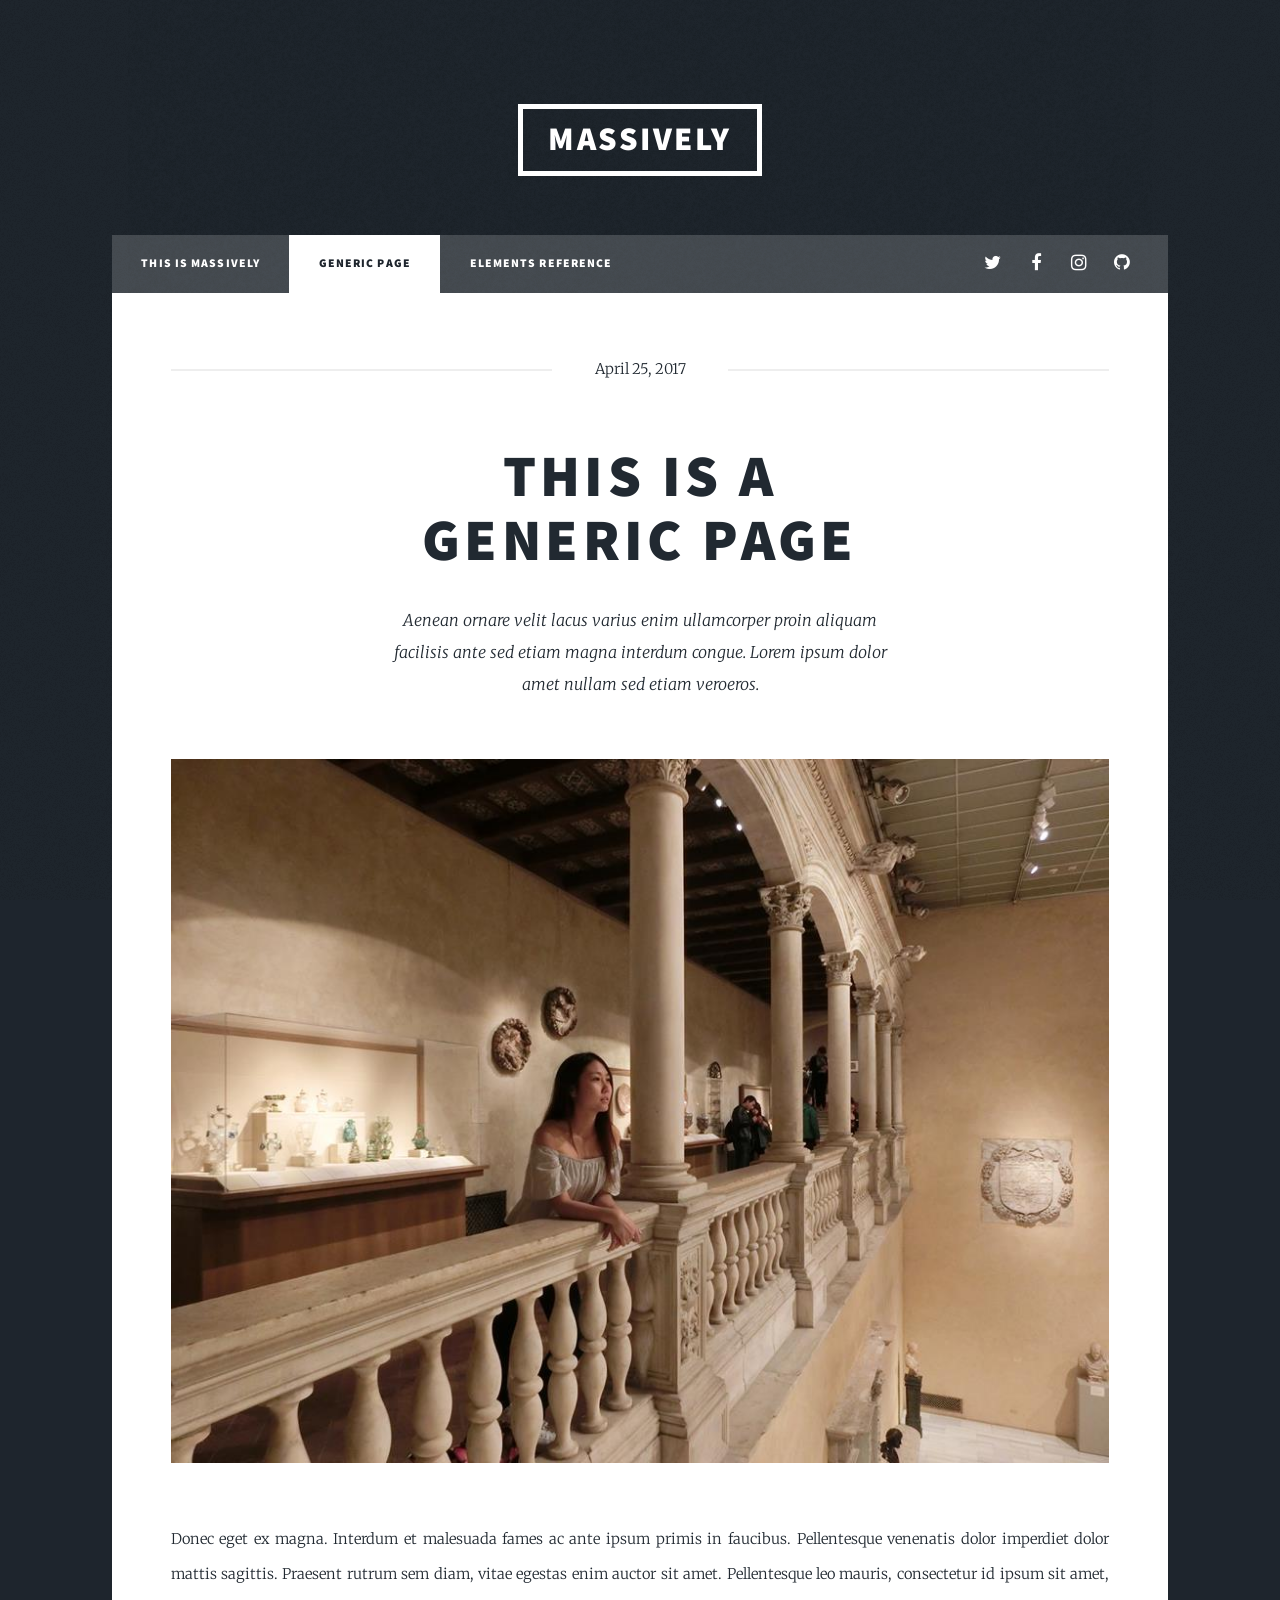
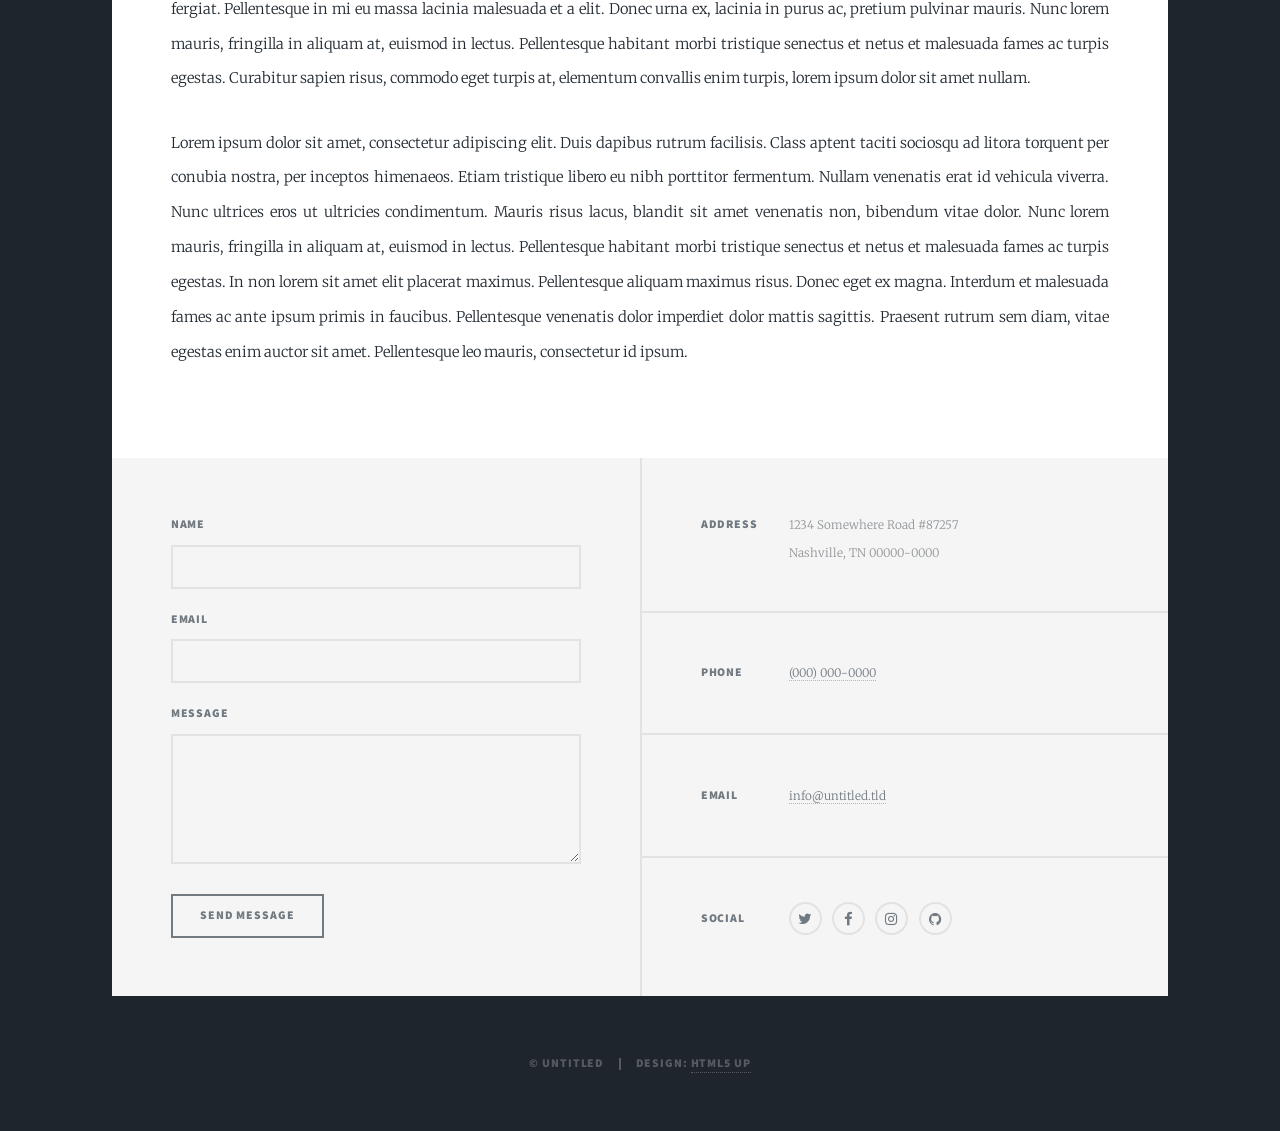
<file: about.html>
<!DOCTYPE HTML>
<!--
	Massively by HTML5 UP
	html5up.net | @ajlkn
	Free for personal and commercial use under the CCA 3.0 license (html5up.net/license)
-->
<html>
	<head>
		<title>Generic Page - Massively by HTML5 UP</title>
		<meta charset="utf-8" />
		<meta name="viewport" content="width=device-width, initial-scale=1, user-scalable=no" />
		<link rel="stylesheet" href="assets/css/main.css" />
		<noscript><link rel="stylesheet" href="assets/css/noscript.css" /></noscript>
	</head>
	<body class="is-preload">

		<!-- Wrapper -->
			<div id="wrapper">

				<!-- Header -->
					<header id="header">
						<a href="index.html" class="logo">Massively</a>
					</header>

				<!-- Nav -->
					<nav id="nav">
						<ul class="links">
							<li><a href="index.html">This is Massively</a></li>
							<li class="active"><a href="generic.html">Generic Page</a></li>
							<li><a href="elements.html">Elements Reference</a></li>
						</ul>
						<ul class="icons">
							<li><a href="#" class="icon fa-twitter"><span class="label">Twitter</span></a></li>
							<li><a href="#" class="icon fa-facebook"><span class="label">Facebook</span></a></li>
							<li><a href="#" class="icon fa-instagram"><span class="label">Instagram</span></a></li>
							<li><a href="#" class="icon fa-github"><span class="label">GitHub</span></a></li>
						</ul>
					</nav>

				<!-- Main -->
					<div id="main">

						<!-- Post -->
							<section class="post">
								<header class="major">
									<span class="date">April 25, 2017</span>
									<h1>This is a<br />
									Generic Page</h1>
									<p>Aenean ornare velit lacus varius enim ullamcorper proin aliquam<br />
									facilisis ante sed etiam magna interdum congue. Lorem ipsum dolor<br />
									amet nullam sed etiam veroeros.</p>
								</header>
								<div class="image main"><img src="images/pic01.jpg" alt="" /></div>
								<p>Donec eget ex magna. Interdum et malesuada fames ac ante ipsum primis in faucibus. Pellentesque venenatis dolor imperdiet dolor mattis sagittis. Praesent rutrum sem diam, vitae egestas enim auctor sit amet. Pellentesque leo mauris, consectetur id ipsum sit amet, fergiat. Pellentesque in mi eu massa lacinia malesuada et a elit. Donec urna ex, lacinia in purus ac, pretium pulvinar mauris. Nunc lorem mauris, fringilla in aliquam at, euismod in lectus. Pellentesque habitant morbi tristique senectus et netus et malesuada fames ac turpis egestas. Curabitur sapien risus, commodo eget turpis at, elementum convallis enim turpis, lorem ipsum dolor sit amet nullam.</p>
								<p>Lorem ipsum dolor sit amet, consectetur adipiscing elit. Duis dapibus rutrum facilisis. Class aptent taciti sociosqu ad litora torquent per conubia nostra, per inceptos himenaeos. Etiam tristique libero eu nibh porttitor fermentum. Nullam venenatis erat id vehicula viverra. Nunc ultrices eros ut ultricies condimentum. Mauris risus lacus, blandit sit amet venenatis non, bibendum vitae dolor. Nunc lorem mauris, fringilla in aliquam at, euismod in lectus. Pellentesque habitant morbi tristique senectus et netus et malesuada fames ac turpis egestas. In non lorem sit amet elit placerat maximus. Pellentesque aliquam maximus risus. Donec eget ex magna. Interdum et malesuada fames ac ante ipsum primis in faucibus. Pellentesque venenatis dolor imperdiet dolor mattis sagittis. Praesent rutrum sem diam, vitae egestas enim auctor sit amet. Pellentesque leo mauris, consectetur id ipsum.</p>
							</section>

					</div>

				<!-- Footer -->
					<footer id="footer">
						<section>
							<form method="post" action="#">
								<div class="fields">
									<div class="field">
										<label for="name">Name</label>
										<input type="text" name="name" id="name" />
									</div>
									<div class="field">
										<label for="email">Email</label>
										<input type="text" name="email" id="email" />
									</div>
									<div class="field">
										<label for="message">Message</label>
										<textarea name="message" id="message" rows="3"></textarea>
									</div>
								</div>
								<ul class="actions">
									<li><input type="submit" value="Send Message" /></li>
								</ul>
							</form>
						</section>
						<section class="split contact">
							<section class="alt">
								<h3>Address</h3>
								<p>1234 Somewhere Road #87257<br />
								Nashville, TN 00000-0000</p>
							</section>
							<section>
								<h3>Phone</h3>
								<p><a href="#">(000) 000-0000</a></p>
							</section>
							<section>
								<h3>Email</h3>
								<p><a href="#">info@untitled.tld</a></p>
							</section>
							<section>
								<h3>Social</h3>
								<ul class="icons alt">
									<li><a href="#" class="icon alt fa-twitter"><span class="label">Twitter</span></a></li>
									<li><a href="#" class="icon alt fa-facebook"><span class="label">Facebook</span></a></li>
									<li><a href="#" class="icon alt fa-instagram"><span class="label">Instagram</span></a></li>
									<li><a href="#" class="icon alt fa-github"><span class="label">GitHub</span></a></li>
								</ul>
							</section>
						</section>
					</footer>

				<!-- Copyright -->
					<div id="copyright">
						<ul><li>&copy; Untitled</li><li>Design: <a href="https://html5up.net">HTML5 UP</a></li></ul>
					</div>

			</div>

		<!-- Scripts -->
			<script src="assets/js/jquery.min.js"></script>
			<script src="assets/js/jquery.scrollex.min.js"></script>
			<script src="assets/js/jquery.scrolly.min.js"></script>
			<script src="assets/js/browser.min.js"></script>
			<script src="assets/js/breakpoints.min.js"></script>
			<script src="assets/js/util.js"></script>
			<script src="assets/js/main.js"></script>

	</body>
</html>
</file>
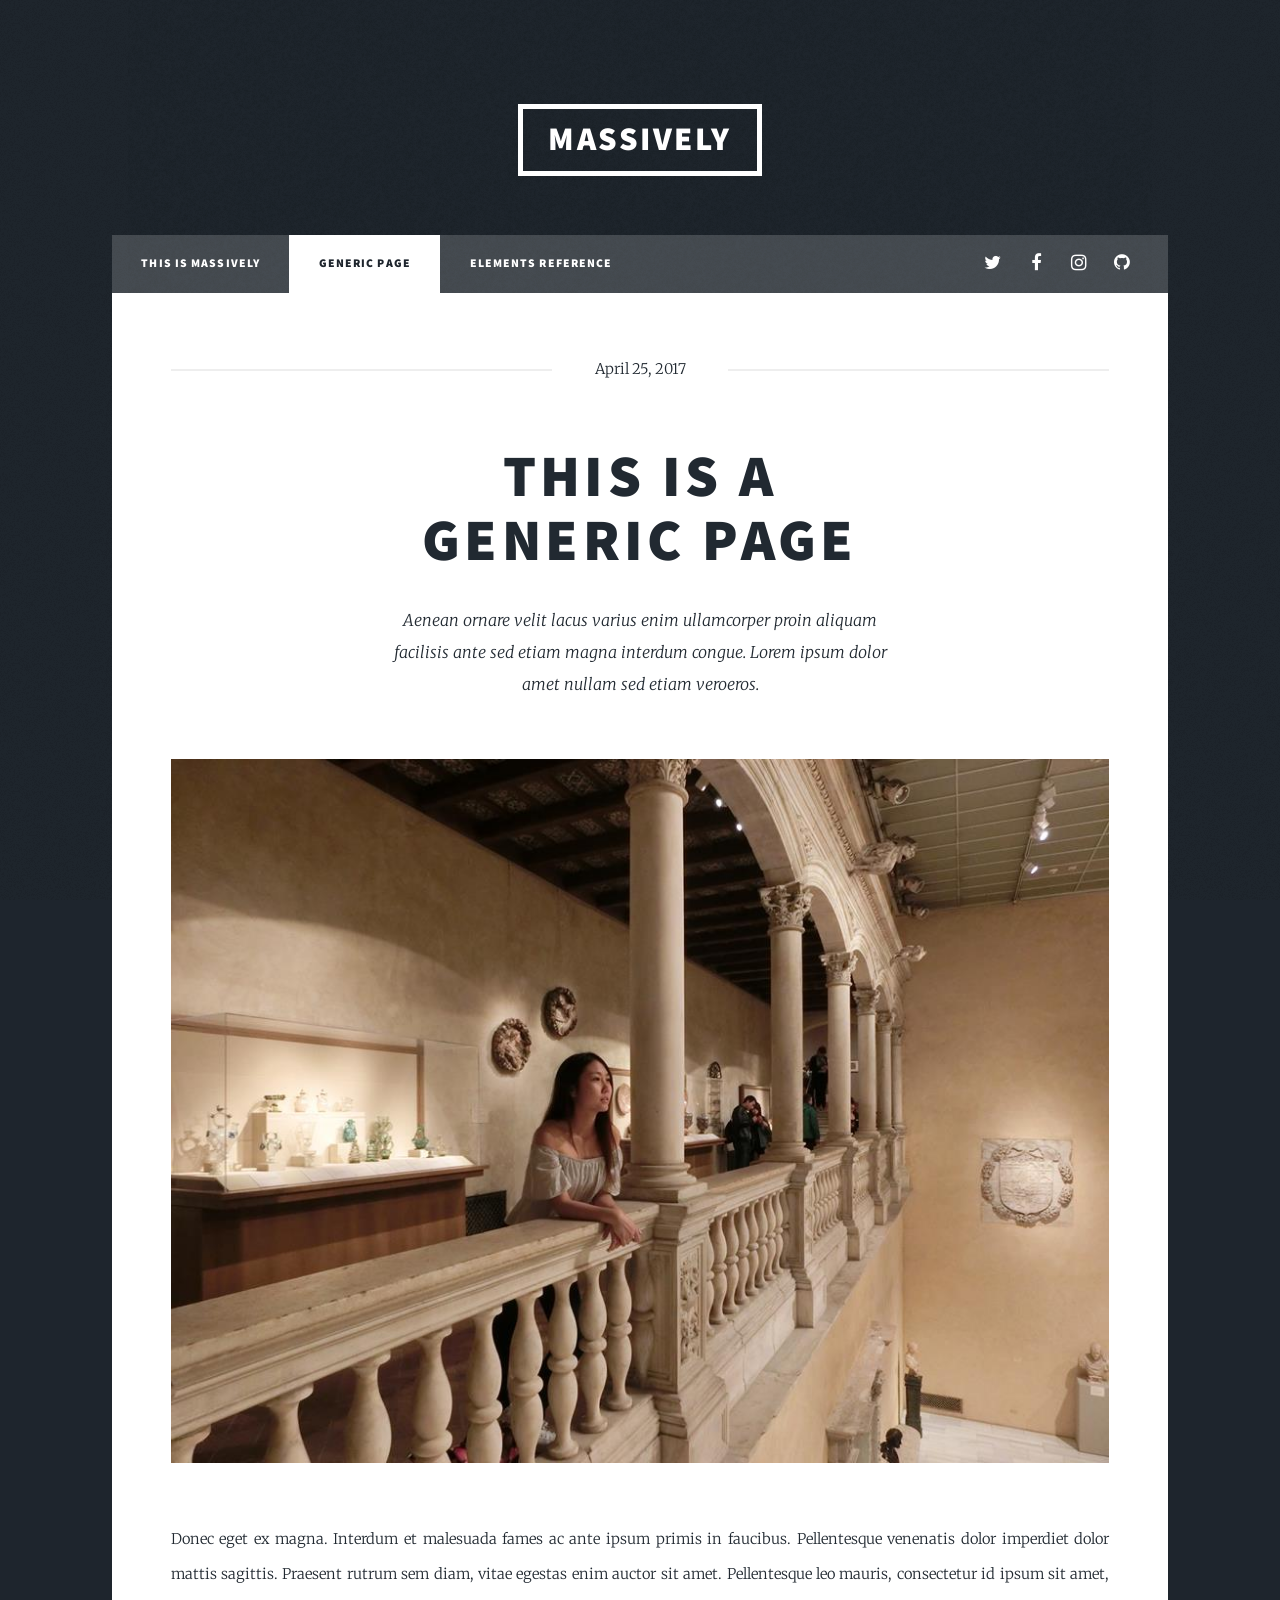
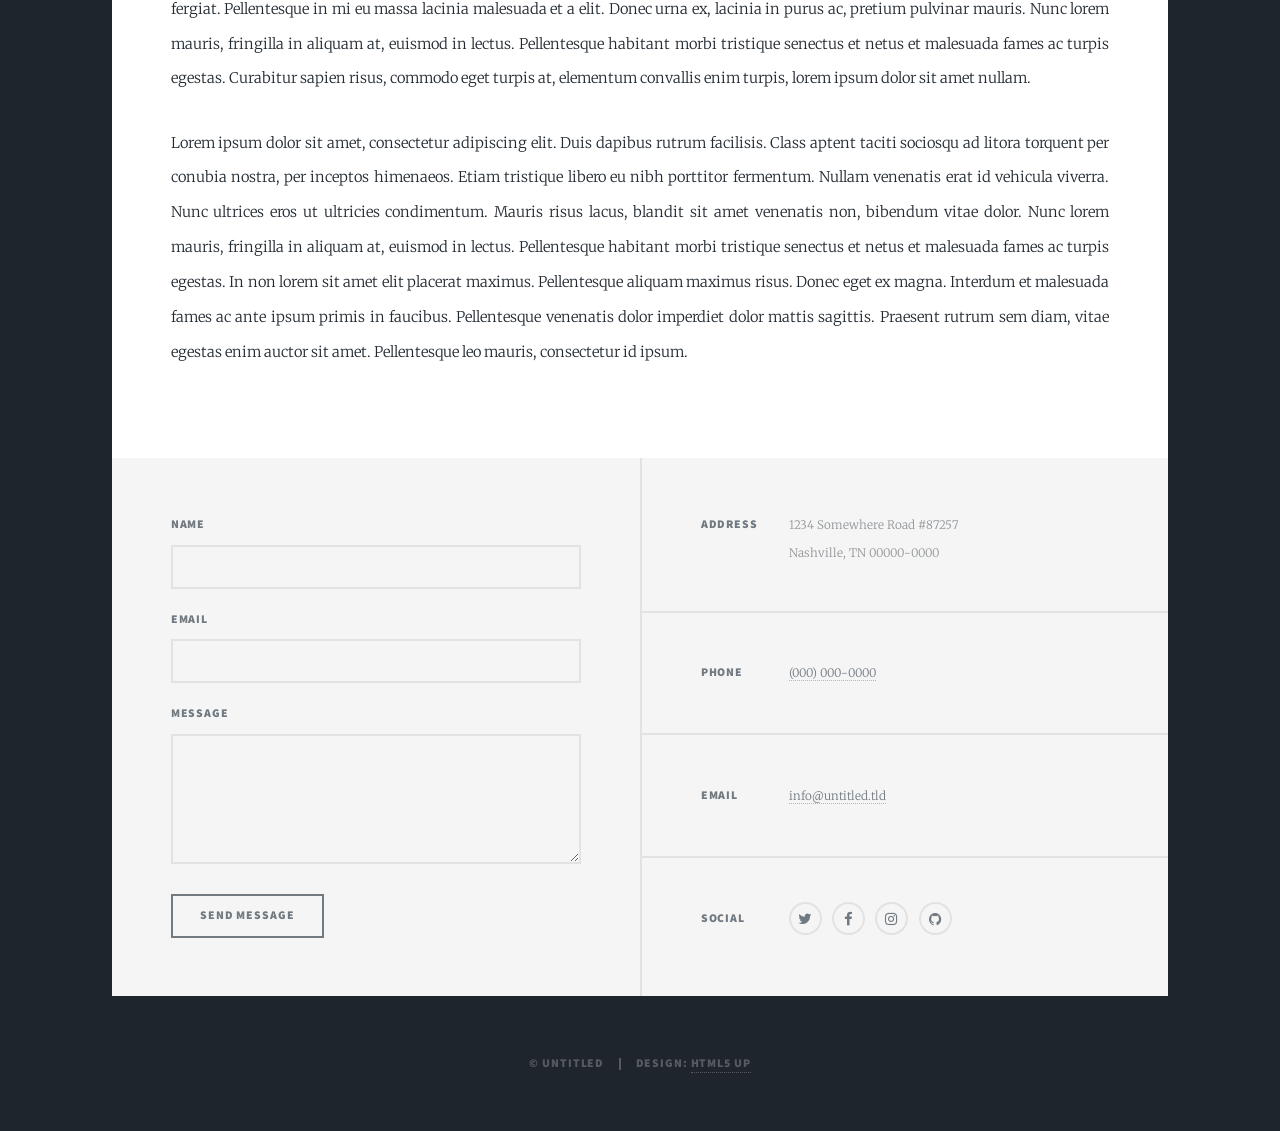
<file: generic.html>
<!DOCTYPE HTML>
<!--
	Massively by HTML5 UP
	html5up.net | @ajlkn
	Free for personal and commercial use under the CCA 3.0 license (html5up.net/license)
-->
<html>
	<head>
		<title>Generic Page - Massively by HTML5 UP</title>
		<meta charset="utf-8" />
		<meta name="viewport" content="width=device-width, initial-scale=1, user-scalable=no" />
		<link rel="stylesheet" href="assets/css/main.css" />
		<noscript><link rel="stylesheet" href="assets/css/noscript.css" /></noscript>
	</head>
	<body class="is-preload">

		<!-- Wrapper -->
			<div id="wrapper">

				<!-- Header -->
					<header id="header">
						<a href="index.html" class="logo">Massively</a>
					</header>

				<!-- Nav -->
					<nav id="nav">
						<ul class="links">
							<li><a href="index.html">This is Massively</a></li>
							<li class="active"><a href="generic.html">Generic Page</a></li>
							<li><a href="elements.html">Elements Reference</a></li>
						</ul>
						<ul class="icons">
							<li><a href="#" class="icon fa-twitter"><span class="label">Twitter</span></a></li>
							<li><a href="#" class="icon fa-facebook"><span class="label">Facebook</span></a></li>
							<li><a href="#" class="icon fa-instagram"><span class="label">Instagram</span></a></li>
							<li><a href="#" class="icon fa-github"><span class="label">GitHub</span></a></li>
						</ul>
					</nav>

				<!-- Main -->
					<div id="main">

						<!-- Post -->
							<section class="post">
								<header class="major">
									<span class="date">April 25, 2017</span>
									<h1>This is a<br />
									Generic Page</h1>
									<p>Aenean ornare velit lacus varius enim ullamcorper proin aliquam<br />
									facilisis ante sed etiam magna interdum congue. Lorem ipsum dolor<br />
									amet nullam sed etiam veroeros.</p>
								</header>
								<div class="image main"><img src="images/pic01.jpg" alt="" /></div>
								<p>Donec eget ex magna. Interdum et malesuada fames ac ante ipsum primis in faucibus. Pellentesque venenatis dolor imperdiet dolor mattis sagittis. Praesent rutrum sem diam, vitae egestas enim auctor sit amet. Pellentesque leo mauris, consectetur id ipsum sit amet, fergiat. Pellentesque in mi eu massa lacinia malesuada et a elit. Donec urna ex, lacinia in purus ac, pretium pulvinar mauris. Nunc lorem mauris, fringilla in aliquam at, euismod in lectus. Pellentesque habitant morbi tristique senectus et netus et malesuada fames ac turpis egestas. Curabitur sapien risus, commodo eget turpis at, elementum convallis enim turpis, lorem ipsum dolor sit amet nullam.</p>
								<p>Lorem ipsum dolor sit amet, consectetur adipiscing elit. Duis dapibus rutrum facilisis. Class aptent taciti sociosqu ad litora torquent per conubia nostra, per inceptos himenaeos. Etiam tristique libero eu nibh porttitor fermentum. Nullam venenatis erat id vehicula viverra. Nunc ultrices eros ut ultricies condimentum. Mauris risus lacus, blandit sit amet venenatis non, bibendum vitae dolor. Nunc lorem mauris, fringilla in aliquam at, euismod in lectus. Pellentesque habitant morbi tristique senectus et netus et malesuada fames ac turpis egestas. In non lorem sit amet elit placerat maximus. Pellentesque aliquam maximus risus. Donec eget ex magna. Interdum et malesuada fames ac ante ipsum primis in faucibus. Pellentesque venenatis dolor imperdiet dolor mattis sagittis. Praesent rutrum sem diam, vitae egestas enim auctor sit amet. Pellentesque leo mauris, consectetur id ipsum.</p>
							</section>

					</div>

				<!-- Footer -->
					<footer id="footer">
						<section>
							<form method="post" action="#">
								<div class="fields">
									<div class="field">
										<label for="name">Name</label>
										<input type="text" name="name" id="name" />
									</div>
									<div class="field">
										<label for="email">Email</label>
										<input type="text" name="email" id="email" />
									</div>
									<div class="field">
										<label for="message">Message</label>
										<textarea name="message" id="message" rows="3"></textarea>
									</div>
								</div>
								<ul class="actions">
									<li><input type="submit" value="Send Message" /></li>
								</ul>
							</form>
						</section>
						<section class="split contact">
							<section class="alt">
								<h3>Address</h3>
								<p>1234 Somewhere Road #87257<br />
								Nashville, TN 00000-0000</p>
							</section>
							<section>
								<h3>Phone</h3>
								<p><a href="#">(000) 000-0000</a></p>
							</section>
							<section>
								<h3>Email</h3>
								<p><a href="#">info@untitled.tld</a></p>
							</section>
							<section>
								<h3>Social</h3>
								<ul class="icons alt">
									<li><a href="#" class="icon alt fa-twitter"><span class="label">Twitter</span></a></li>
									<li><a href="#" class="icon alt fa-facebook"><span class="label">Facebook</span></a></li>
									<li><a href="#" class="icon alt fa-instagram"><span class="label">Instagram</span></a></li>
									<li><a href="#" class="icon alt fa-github"><span class="label">GitHub</span></a></li>
								</ul>
							</section>
						</section>
					</footer>

				<!-- Copyright -->
					<div id="copyright">
						<ul><li>&copy; Untitled</li><li>Design: <a href="https://html5up.net">HTML5 UP</a></li></ul>
					</div>

			</div>

		<!-- Scripts -->
			<script src="assets/js/jquery.min.js"></script>
			<script src="assets/js/jquery.scrollex.min.js"></script>
			<script src="assets/js/jquery.scrolly.min.js"></script>
			<script src="assets/js/browser.min.js"></script>
			<script src="assets/js/breakpoints.min.js"></script>
			<script src="assets/js/util.js"></script>
			<script src="assets/js/main.js"></script>

	</body>
</html>
</file>
<file: assets/css/main.css>
@import url(font-awesome.min.css);
@import url("https://fonts.googleapis.com/css?family=Merriweather:300,700,300italic,700italic|Source+Sans+Pro:900");

/*
	Massively by HTML5 UP
	html5up.net | @ajlkn
	Free for personal and commercial use under the CCA 3.0 license (html5up.net/license)
*/

html, body, div, span, applet, object,
iframe, h1, h2, h3, h4, h5, h6, p, blockquote,
pre, a, abbr, acronym, address, big, cite,
code, del, dfn, em, img, ins, kbd, q, s, samp,
small, strike, strong, sub, sup, tt, var, b,
u, i, center, dl, dt, dd, ol, ul, li, fieldset,
form, label, legend, table, caption, tbody,
tfoot, thead, tr, th, td, article, aside,
canvas, details, embed, figure, figcaption,
footer, header, hgroup, menu, nav, output, ruby,
section, summary, time, mark, audio, video {
	margin: 0;
	padding: 0;
	border: 0;
	font-size: 100%;
	font: inherit;
	vertical-align: baseline;}

article, aside, details, figcaption, figure,
footer, header, hgroup, menu, nav, section {
	display: block;}

body {
	line-height: 1;
}

ol, ul {
	list-style: none;
}

blockquote, q {
	quotes: none;
}

	blockquote:before, blockquote:after, q:before, q:after {
		content: '';
		content: none;
	}

table {
	border-collapse: collapse;
	border-spacing: 0;
}

body {
	-webkit-text-size-adjust: none;
}

mark {
	background-color: transparent;
	color: inherit;
}

input::-moz-focus-inner {
	border: 0;
	padding: 0;
}

input, select, textarea {
	-moz-appearance: none;
	-webkit-appearance: none;
	-ms-appearance: none;
	appearance: none;
}

/* Basic */

	@-ms-viewport {
		width: device-width;
	}

	body {
		-ms-overflow-style: scrollbar;
	}

	@media screen and (max-width: 480px) {

		html, body {
			min-width: 320px;
		}

	}

	html {
		box-sizing: border-box;
	}

	*, *:before, *:after {
		box-sizing: inherit;
	}

	body {
		background-color: #1e252d;
	}

		body.is-preload *, body.is-preload *:before, body.is-preload *:after {
			-moz-animation: none !important;
			-webkit-animation: none !important;
			-ms-animation: none !important;
			animation: none !important;
			-moz-transition: none !important;
			-webkit-transition: none !important;
			-ms-transition: none !important;
			transition: none !important;
		}

/* Type */

	html {
		font-size: 16pt;
	}

		@media screen and (max-width: 1680px) {

			html {
				font-size: 12pt;
			}

		}

		@media screen and (max-width: 1280px) {

			html {
				font-size: 11pt;
			}

		}

		@media screen and (max-width: 360px) {

			html {
				font-size: 10pt;
			}

		}

	body {
		color: #212931;
	}

	body, input, select, textarea {
		font-family: "Merriweather", Georgia, serif;
		font-weight: 300;
		font-size: 1rem;
		line-height: 2.375;
	}

	a {
		-moz-transition: color 0.2s ease-in-out, background-color 0.2s ease-in-out, border-color 0.2s ease-in-out, box-shadow 0.2s ease-in-out;
		-webkit-transition: color 0.2s ease-in-out, background-color 0.2s ease-in-out, border-color 0.2s ease-in-out, box-shadow 0.2s ease-in-out;
		-ms-transition: color 0.2s ease-in-out, background-color 0.2s ease-in-out, border-color 0.2s ease-in-out, box-shadow 0.2s ease-in-out;
		transition: color 0.2s ease-in-out, background-color 0.2s ease-in-out, border-color 0.2s ease-in-out, box-shadow 0.2s ease-in-out;
		border-bottom: dotted 1px;
		text-decoration: none;
	}

		a:hover {
			border-bottom-color: transparent;
		}

	strong, b {
		font-weight: 600;
	}

	em, i {
		font-style: italic;
	}

	p {
		text-align: justify;
		margin: 0 0 2rem 0;
	}

	h1, h2, h3, h4, h5, h6 {
		font-family: "Source Sans Pro", Helvetica, sans-serif;
		font-weight: 900;
		line-height: 1.5;
		letter-spacing: 0.075em;
		text-transform: uppercase;
		margin: 0 0 1rem 0;
	}

		h1 a, h2 a, h3 a, h4 a, h5 a, h6 a {
			border-bottom: 0;
			color: inherit;
			text-decoration: none;
		}

	h1 {
		font-size: 4rem;
		line-height: 1.1;
		margin: 0 0 2rem 0;
	}

	h2 {
		font-size: 1.75rem;
		line-height: 1.3;
		margin: 0 0 1.5rem 0;
	}

	h3 {
		font-size: 1.25rem;
		margin: 0 0 1.5rem 0;
	}

	h4 {
		font-size: 1rem;
	}

	h5 {
		font-size: 0.9rem;
	}

	h6 {
		font-size: 0.8rem;
	}

	sub {
		font-size: 0.8rem;
		position: relative;
		top: 0.5rem;
	}

	sup {
		font-size: 0.8rem;
		position: relative;
		top: -0.5rem;
	}

	blockquote {
		border-left: solid 4px;
		font-style: italic;
		margin: 0 0 2rem 0;
		padding: 0.5rem 0 0.5rem 2rem;
	}

	code {
		border: solid 2px;
		font-family: "Courier New", monospace;
		font-size: 0.9rem;
		margin: 0 0.25rem;
		padding: 0.25rem 0.65rem;
	}

	pre {
		-webkit-overflow-scrolling: touch;
		font-family: "Courier New", monospace;
		font-size: 0.9rem;
		margin: 0 0 2rem 0;
	}

		pre code {
			display: block;
			line-height: 1.75;
			padding: 1rem 1.5rem;
			overflow-x: auto;
		}

	hr {
		border: 0;
		border-bottom: solid 2px;
		margin: 3rem 0;
	}

		hr.major {
			margin: 5rem 0;
		}

	.align-left {
		text-align: left;
	}

	.align-center {
		text-align: center;
	}

	.align-right {
		text-align: right;
	}

	input, select, textarea {
		color: #212931;
	}

	a {
		color: #212931;
		border-bottom-color: rgba(33, 41, 49, 0.5);
	}

		a:hover {
			border-bottom-color: transparent;
			color: #18bfef !important;
		}

	strong, b {
		color: #212931;
	}

	h1, h2, h3, h4, h5, h6 {
		color: #212931;
	}

	blockquote {
		border-left-color: #eeeeee;
	}

	code {
		background: rgba(220, 220, 220, 0.25);
		border-color: #eeeeee;
	}

	hr {
		border-bottom-color: #eeeeee;
	}

/* Row */

	.row {
		display: flex;
		flex-wrap: wrap;
		box-sizing: border-box;
		align-items: stretch;
	}

		.row > * {
			box-sizing: border-box;
		}

		.row.gtr-uniform > * > :last-child {
			margin-bottom: 0;
		}

		.row.aln-left {
			justify-content: flex-start;
		}

		.row.aln-center {
			justify-content: center;
		}

		.row.aln-right {
			justify-content: flex-end;
		}

		.row.aln-top {
			align-items: flex-start;
		}

		.row.aln-middle {
			align-items: center;
		}

		.row.aln-bottom {
			align-items: flex-end;
		}

		.row > .imp {
			order: -1;
		}

		.row > .col-1 {
			width: 8.3333333333%;
		}

		.row > .off-1 {
			margin-left: 8.3333333333%;
		}

		.row > .col-2 {
			width: 16.6666666667%;
		}

		.row > .off-2 {
			margin-left: 16.6666666667%;
		}

		.row > .col-3 {
			width: 25%;
		}

		.row > .off-3 {
			margin-left: 25%;
		}

		.row > .col-4 {
			width: 33.3333333333%;
		}

		.row > .off-4 {
			margin-left: 33.3333333333%;
		}

		.row > .col-5 {
			width: 41.6666666667%;
		}

		.row > .off-5 {
			margin-left: 41.6666666667%;
		}

		.row > .col-6 {
			width: 50%;
		}

		.row > .off-6 {
			margin-left: 50%;
		}

		.row > .col-7 {
			width: 58.3333333333%;
		}

		.row > .off-7 {
			margin-left: 58.3333333333%;
		}

		.row > .col-8 {
			width: 66.6666666667%;
		}

		.row > .off-8 {
			margin-left: 66.6666666667%;
		}

		.row > .col-9 {
			width: 75%;
		}

		.row > .off-9 {
			margin-left: 75%;
		}

		.row > .col-10 {
			width: 83.3333333333%;
		}

		.row > .off-10 {
			margin-left: 83.3333333333%;
		}

		.row > .col-11 {
			width: 91.6666666667%;
		}

		.row > .off-11 {
			margin-left: 91.6666666667%;
		}

		.row > .col-12 {
			width: 100%;
		}

		.row > .off-12 {
			margin-left: 100%;
		}

		.row.gtr-0 {
			margin-top: 0;
			margin-left: 0rem;
		}

			.row.gtr-0 > * {
				padding: 0 0 0 0rem;
			}

			.row.gtr-0.gtr-uniform {
				margin-top: 0rem;
			}

				.row.gtr-0.gtr-uniform > * {
					padding-top: 0rem;
				}

		.row.gtr-25 {
			margin-top: 0;
			margin-left: -0.375rem;
		}

			.row.gtr-25 > * {
				padding: 0 0 0 0.375rem;
			}

			.row.gtr-25.gtr-uniform {
				margin-top: -0.375rem;
			}

				.row.gtr-25.gtr-uniform > * {
					padding-top: 0.375rem;
				}

		.row.gtr-50 {
			margin-top: 0;
			margin-left: -0.75rem;
		}

			.row.gtr-50 > * {
				padding: 0 0 0 0.75rem;
			}

			.row.gtr-50.gtr-uniform {
				margin-top: -0.75rem;
			}

				.row.gtr-50.gtr-uniform > * {
					padding-top: 0.75rem;
				}

		.row {
			margin-top: 0;
			margin-left: -1.5rem;
		}

			.row > * {
				padding: 0 0 0 1.5rem;
			}

			.row.gtr-uniform {
				margin-top: -1.5rem;
			}

				.row.gtr-uniform > * {
					padding-top: 1.5rem;
				}

		.row.gtr-150 {
			margin-top: 0;
			margin-left: -2.25rem;
		}

			.row.gtr-150 > * {
				padding: 0 0 0 2.25rem;
			}

			.row.gtr-150.gtr-uniform {
				margin-top: -2.25rem;
			}

				.row.gtr-150.gtr-uniform > * {
					padding-top: 2.25rem;
				}

		.row.gtr-200 {
			margin-top: 0;
			margin-left: -3rem;
		}

			.row.gtr-200 > * {
				padding: 0 0 0 3rem;
			}

			.row.gtr-200.gtr-uniform {
				margin-top: -3rem;
			}

				.row.gtr-200.gtr-uniform > * {
					padding-top: 3rem;
				}

		@media screen and (max-width: 1680px) {

			.row {
				display: flex;
				flex-wrap: wrap;
				box-sizing: border-box;
				align-items: stretch;
			}

				.row > * {
					box-sizing: border-box;
				}

				.row.gtr-uniform > * > :last-child {
					margin-bottom: 0;
				}

				.row.aln-left {
					justify-content: flex-start;
				}

				.row.aln-center {
					justify-content: center;
				}

				.row.aln-right {
					justify-content: flex-end;
				}

				.row.aln-top {
					align-items: flex-start;
				}

				.row.aln-middle {
					align-items: center;
				}

				.row.aln-bottom {
					align-items: flex-end;
				}

				.row > .imp-xlarge {
					order: -1;
				}

				.row > .col-1-xlarge {
					width: 8.3333333333%;
				}

				.row > .off-1-xlarge {
					margin-left: 8.3333333333%;
				}

				.row > .col-2-xlarge {
					width: 16.6666666667%;
				}

				.row > .off-2-xlarge {
					margin-left: 16.6666666667%;
				}

				.row > .col-3-xlarge {
					width: 25%;
				}

				.row > .off-3-xlarge {
					margin-left: 25%;
				}

				.row > .col-4-xlarge {
					width: 33.3333333333%;
				}

				.row > .off-4-xlarge {
					margin-left: 33.3333333333%;
				}

				.row > .col-5-xlarge {
					width: 41.6666666667%;
				}

				.row > .off-5-xlarge {
					margin-left: 41.6666666667%;
				}

				.row > .col-6-xlarge {
					width: 50%;
				}

				.row > .off-6-xlarge {
					margin-left: 50%;
				}

				.row > .col-7-xlarge {
					width: 58.3333333333%;
				}

				.row > .off-7-xlarge {
					margin-left: 58.3333333333%;
				}

				.row > .col-8-xlarge {
					width: 66.6666666667%;
				}

				.row > .off-8-xlarge {
					margin-left: 66.6666666667%;
				}

				.row > .col-9-xlarge {
					width: 75%;
				}

				.row > .off-9-xlarge {
					margin-left: 75%;
				}

				.row > .col-10-xlarge {
					width: 83.3333333333%;
				}

				.row > .off-10-xlarge {
					margin-left: 83.3333333333%;
				}

				.row > .col-11-xlarge {
					width: 91.6666666667%;
				}

				.row > .off-11-xlarge {
					margin-left: 91.6666666667%;
				}

				.row > .col-12-xlarge {
					width: 100%;
				}

				.row > .off-12-xlarge {
					margin-left: 100%;
				}

				.row.gtr-0 {
					margin-top: 0;
					margin-left: 0rem;
				}

					.row.gtr-0 > * {
						padding: 0 0 0 0rem;
					}

					.row.gtr-0.gtr-uniform {
						margin-top: 0rem;
					}

						.row.gtr-0.gtr-uniform > * {
							padding-top: 0rem;
						}

				.row.gtr-25 {
					margin-top: 0;
					margin-left: -0.375rem;
				}

					.row.gtr-25 > * {
						padding: 0 0 0 0.375rem;
					}

					.row.gtr-25.gtr-uniform {
						margin-top: -0.375rem;
					}

						.row.gtr-25.gtr-uniform > * {
							padding-top: 0.375rem;
						}

				.row.gtr-50 {
					margin-top: 0;
					margin-left: -0.75rem;
				}

					.row.gtr-50 > * {
						padding: 0 0 0 0.75rem;
					}

					.row.gtr-50.gtr-uniform {
						margin-top: -0.75rem;
					}

						.row.gtr-50.gtr-uniform > * {
							padding-top: 0.75rem;
						}

				.row {
					margin-top: 0;
					margin-left: -1.5rem;
				}

					.row > * {
						padding: 0 0 0 1.5rem;
					}

					.row.gtr-uniform {
						margin-top: -1.5rem;
					}

						.row.gtr-uniform > * {
							padding-top: 1.5rem;
						}

				.row.gtr-150 {
					margin-top: 0;
					margin-left: -2.25rem;
				}

					.row.gtr-150 > * {
						padding: 0 0 0 2.25rem;
					}

					.row.gtr-150.gtr-uniform {
						margin-top: -2.25rem;
					}

						.row.gtr-150.gtr-uniform > * {
							padding-top: 2.25rem;
						}

				.row.gtr-200 {
					margin-top: 0;
					margin-left: -3rem;
				}

					.row.gtr-200 > * {
						padding: 0 0 0 3rem;
					}

					.row.gtr-200.gtr-uniform {
						margin-top: -3rem;
					}

						.row.gtr-200.gtr-uniform > * {
							padding-top: 3rem;
						}

		}

		@media screen and (max-width: 1280px) {

			.row {
				display: flex;
				flex-wrap: wrap;
				box-sizing: border-box;
				align-items: stretch;
			}

				.row > * {
					box-sizing: border-box;
				}

				.row.gtr-uniform > * > :last-child {
					margin-bottom: 0;
				}

				.row.aln-left {
					justify-content: flex-start;
				}

				.row.aln-center {
					justify-content: center;
				}

				.row.aln-right {
					justify-content: flex-end;
				}

				.row.aln-top {
					align-items: flex-start;
				}

				.row.aln-middle {
					align-items: center;
				}

				.row.aln-bottom {
					align-items: flex-end;
				}

				.row > .imp-large {
					order: -1;
				}

				.row > .col-1-large {
					width: 8.3333333333%;
				}

				.row > .off-1-large {
					margin-left: 8.3333333333%;
				}

				.row > .col-2-large {
					width: 16.6666666667%;
				}

				.row > .off-2-large {
					margin-left: 16.6666666667%;
				}

				.row > .col-3-large {
					width: 25%;
				}

				.row > .off-3-large {
					margin-left: 25%;
				}

				.row > .col-4-large {
					width: 33.3333333333%;
				}

				.row > .off-4-large {
					margin-left: 33.3333333333%;
				}

				.row > .col-5-large {
					width: 41.6666666667%;
				}

				.row > .off-5-large {
					margin-left: 41.6666666667%;
				}

				.row > .col-6-large {
					width: 50%;
				}

				.row > .off-6-large {
					margin-left: 50%;
				}

				.row > .col-7-large {
					width: 58.3333333333%;
				}

				.row > .off-7-large {
					margin-left: 58.3333333333%;
				}

				.row > .col-8-large {
					width: 66.6666666667%;
				}

				.row > .off-8-large {
					margin-left: 66.6666666667%;
				}

				.row > .col-9-large {
					width: 75%;
				}

				.row > .off-9-large {
					margin-left: 75%;
				}

				.row > .col-10-large {
					width: 83.3333333333%;
				}

				.row > .off-10-large {
					margin-left: 83.3333333333%;
				}

				.row > .col-11-large {
					width: 91.6666666667%;
				}

				.row > .off-11-large {
					margin-left: 91.6666666667%;
				}

				.row > .col-12-large {
					width: 100%;
				}

				.row > .off-12-large {
					margin-left: 100%;
				}

				.row.gtr-0 {
					margin-top: 0;
					margin-left: 0rem;
				}

					.row.gtr-0 > * {
						padding: 0 0 0 0rem;
					}

					.row.gtr-0.gtr-uniform {
						margin-top: 0rem;
					}

						.row.gtr-0.gtr-uniform > * {
							padding-top: 0rem;
						}

				.row.gtr-25 {
					margin-top: 0;
					margin-left: -0.375rem;
				}

					.row.gtr-25 > * {
						padding: 0 0 0 0.375rem;
					}

					.row.gtr-25.gtr-uniform {
						margin-top: -0.375rem;
					}

						.row.gtr-25.gtr-uniform > * {
							padding-top: 0.375rem;
						}

				.row.gtr-50 {
					margin-top: 0;
					margin-left: -0.75rem;
				}

					.row.gtr-50 > * {
						padding: 0 0 0 0.75rem;
					}

					.row.gtr-50.gtr-uniform {
						margin-top: -0.75rem;
					}

						.row.gtr-50.gtr-uniform > * {
							padding-top: 0.75rem;
						}

				.row {
					margin-top: 0;
					margin-left: -1.5rem;
				}

					.row > * {
						padding: 0 0 0 1.5rem;
					}

					.row.gtr-uniform {
						margin-top: -1.5rem;
					}

						.row.gtr-uniform > * {
							padding-top: 1.5rem;
						}

				.row.gtr-150 {
					margin-top: 0;
					margin-left: -2.25rem;
				}

					.row.gtr-150 > * {
						padding: 0 0 0 2.25rem;
					}

					.row.gtr-150.gtr-uniform {
						margin-top: -2.25rem;
					}

						.row.gtr-150.gtr-uniform > * {
							padding-top: 2.25rem;
						}

				.row.gtr-200 {
					margin-top: 0;
					margin-left: -3rem;
				}

					.row.gtr-200 > * {
						padding: 0 0 0 3rem;
					}

					.row.gtr-200.gtr-uniform {
						margin-top: -3rem;
					}

						.row.gtr-200.gtr-uniform > * {
							padding-top: 3rem;
						}

		}

		@media screen and (max-width: 980px) {

			.row {
				display: flex;
				flex-wrap: wrap;
				box-sizing: border-box;
				align-items: stretch;
			}

				.row > * {
					box-sizing: border-box;
				}

				.row.gtr-uniform > * > :last-child {
					margin-bottom: 0;
				}

				.row.aln-left {
					justify-content: flex-start;
				}

				.row.aln-center {
					justify-content: center;
				}

				.row.aln-right {
					justify-content: flex-end;
				}

				.row.aln-top {
					align-items: flex-start;
				}

				.row.aln-middle {
					align-items: center;
				}

				.row.aln-bottom {
					align-items: flex-end;
				}

				.row > .imp-medium {
					order: -1;
				}

				.row > .col-1-medium {
					width: 8.3333333333%;
				}

				.row > .off-1-medium {
					margin-left: 8.3333333333%;
				}

				.row > .col-2-medium {
					width: 16.6666666667%;
				}

				.row > .off-2-medium {
					margin-left: 16.6666666667%;
				}

				.row > .col-3-medium {
					width: 25%;
				}

				.row > .off-3-medium {
					margin-left: 25%;
				}

				.row > .col-4-medium {
					width: 33.3333333333%;
				}

				.row > .off-4-medium {
					margin-left: 33.3333333333%;
				}

				.row > .col-5-medium {
					width: 41.6666666667%;
				}

				.row > .off-5-medium {
					margin-left: 41.6666666667%;
				}

				.row > .col-6-medium {
					width: 50%;
				}

				.row > .off-6-medium {
					margin-left: 50%;
				}

				.row > .col-7-medium {
					width: 58.3333333333%;
				}

				.row > .off-7-medium {
					margin-left: 58.3333333333%;
				}

				.row > .col-8-medium {
					width: 66.6666666667%;
				}

				.row > .off-8-medium {
					margin-left: 66.6666666667%;
				}

				.row > .col-9-medium {
					width: 75%;
				}

				.row > .off-9-medium {
					margin-left: 75%;
				}

				.row > .col-10-medium {
					width: 83.3333333333%;
				}

				.row > .off-10-medium {
					margin-left: 83.3333333333%;
				}

				.row > .col-11-medium {
					width: 91.6666666667%;
				}

				.row > .off-11-medium {
					margin-left: 91.6666666667%;
				}

				.row > .col-12-medium {
					width: 100%;
				}

				.row > .off-12-medium {
					margin-left: 100%;
				}

				.row.gtr-0 {
					margin-top: 0;
					margin-left: 0rem;
				}

					.row.gtr-0 > * {
						padding: 0 0 0 0rem;
					}

					.row.gtr-0.gtr-uniform {
						margin-top: 0rem;
					}

						.row.gtr-0.gtr-uniform > * {
							padding-top: 0rem;
						}

				.row.gtr-25 {
					margin-top: 0;
					margin-left: -0.375rem;
				}

					.row.gtr-25 > * {
						padding: 0 0 0 0.375rem;
					}

					.row.gtr-25.gtr-uniform {
						margin-top: -0.375rem;
					}

						.row.gtr-25.gtr-uniform > * {
							padding-top: 0.375rem;
						}

				.row.gtr-50 {
					margin-top: 0;
					margin-left: -0.75rem;
				}

					.row.gtr-50 > * {
						padding: 0 0 0 0.75rem;
					}

					.row.gtr-50.gtr-uniform {
						margin-top: -0.75rem;
					}

						.row.gtr-50.gtr-uniform > * {
							padding-top: 0.75rem;
						}

				.row {
					margin-top: 0;
					margin-left: -1.5rem;
				}

					.row > * {
						padding: 0 0 0 1.5rem;
					}

					.row.gtr-uniform {
						margin-top: -1.5rem;
					}

						.row.gtr-uniform > * {
							padding-top: 1.5rem;
						}

				.row.gtr-150 {
					margin-top: 0;
					margin-left: -2.25rem;
				}

					.row.gtr-150 > * {
						padding: 0 0 0 2.25rem;
					}

					.row.gtr-150.gtr-uniform {
						margin-top: -2.25rem;
					}

						.row.gtr-150.gtr-uniform > * {
							padding-top: 2.25rem;
						}

				.row.gtr-200 {
					margin-top: 0;
					margin-left: -3rem;
				}

					.row.gtr-200 > * {
						padding: 0 0 0 3rem;
					}

					.row.gtr-200.gtr-uniform {
						margin-top: -3rem;
					}

						.row.gtr-200.gtr-uniform > * {
							padding-top: 3rem;
						}

		}

		@media screen and (max-width: 736px) {

			.row {
				display: flex;
				flex-wrap: wrap;
				box-sizing: border-box;
				align-items: stretch;
			}

				.row > * {
					box-sizing: border-box;
				}

				.row.gtr-uniform > * > :last-child {
					margin-bottom: 0;
				}

				.row.aln-left {
					justify-content: flex-start;
				}

				.row.aln-center {
					justify-content: center;
				}

				.row.aln-right {
					justify-content: flex-end;
				}

				.row.aln-top {
					align-items: flex-start;
				}

				.row.aln-middle {
					align-items: center;
				}

				.row.aln-bottom {
					align-items: flex-end;
				}

				.row > .imp-small {
					order: -1;
				}

				.row > .col-1-small {
					width: 8.3333333333%;
				}

				.row > .off-1-small {
					margin-left: 8.3333333333%;
				}

				.row > .col-2-small {
					width: 16.6666666667%;
				}

				.row > .off-2-small {
					margin-left: 16.6666666667%;
				}

				.row > .col-3-small {
					width: 25%;
				}

				.row > .off-3-small {
					margin-left: 25%;
				}

				.row > .col-4-small {
					width: 33.3333333333%;
				}

				.row > .off-4-small {
					margin-left: 33.3333333333%;
				}

				.row > .col-5-small {
					width: 41.6666666667%;
				}

				.row > .off-5-small {
					margin-left: 41.6666666667%;
				}

				.row > .col-6-small {
					width: 50%;
				}

				.row > .off-6-small {
					margin-left: 50%;
				}

				.row > .col-7-small {
					width: 58.3333333333%;
				}

				.row > .off-7-small {
					margin-left: 58.3333333333%;
				}

				.row > .col-8-small {
					width: 66.6666666667%;
				}

				.row > .off-8-small {
					margin-left: 66.6666666667%;
				}

				.row > .col-9-small {
					width: 75%;
				}

				.row > .off-9-small {
					margin-left: 75%;
				}

				.row > .col-10-small {
					width: 83.3333333333%;
				}

				.row > .off-10-small {
					margin-left: 83.3333333333%;
				}

				.row > .col-11-small {
					width: 91.6666666667%;
				}

				.row > .off-11-small {
					margin-left: 91.6666666667%;
				}

				.row > .col-12-small {
					width: 100%;
				}

				.row > .off-12-small {
					margin-left: 100%;
				}

				.row.gtr-0 {
					margin-top: 0;
					margin-left: 0rem;
				}

					.row.gtr-0 > * {
						padding: 0 0 0 0rem;
					}

					.row.gtr-0.gtr-uniform {
						margin-top: 0rem;
					}

						.row.gtr-0.gtr-uniform > * {
							padding-top: 0rem;
						}

				.row.gtr-25 {
					margin-top: 0;
					margin-left: -0.375rem;
				}

					.row.gtr-25 > * {
						padding: 0 0 0 0.375rem;
					}

					.row.gtr-25.gtr-uniform {
						margin-top: -0.375rem;
					}

						.row.gtr-25.gtr-uniform > * {
							padding-top: 0.375rem;
						}

				.row.gtr-50 {
					margin-top: 0;
					margin-left: -0.75rem;
				}

					.row.gtr-50 > * {
						padding: 0 0 0 0.75rem;
					}

					.row.gtr-50.gtr-uniform {
						margin-top: -0.75rem;
					}

						.row.gtr-50.gtr-uniform > * {
							padding-top: 0.75rem;
						}

				.row {
					margin-top: 0;
					margin-left: -1.5rem;
				}

					.row > * {
						padding: 0 0 0 1.5rem;
					}

					.row.gtr-uniform {
						margin-top: -1.5rem;
					}

						.row.gtr-uniform > * {
							padding-top: 1.5rem;
						}

				.row.gtr-150 {
					margin-top: 0;
					margin-left: -2.25rem;
				}

					.row.gtr-150 > * {
						padding: 0 0 0 2.25rem;
					}

					.row.gtr-150.gtr-uniform {
						margin-top: -2.25rem;
					}

						.row.gtr-150.gtr-uniform > * {
							padding-top: 2.25rem;
						}

				.row.gtr-200 {
					margin-top: 0;
					margin-left: -3rem;
				}

					.row.gtr-200 > * {
						padding: 0 0 0 3rem;
					}

					.row.gtr-200.gtr-uniform {
						margin-top: -3rem;
					}

						.row.gtr-200.gtr-uniform > * {
							padding-top: 3rem;
						}

		}

		@media screen and (max-width: 480px) {

			.row {
				display: flex;
				flex-wrap: wrap;
				box-sizing: border-box;
				align-items: stretch;
			}

				.row > * {
					box-sizing: border-box;
				}

				.row.gtr-uniform > * > :last-child {
					margin-bottom: 0;
				}

				.row.aln-left {
					justify-content: flex-start;
				}

				.row.aln-center {
					justify-content: center;
				}

				.row.aln-right {
					justify-content: flex-end;
				}

				.row.aln-top {
					align-items: flex-start;
				}

				.row.aln-middle {
					align-items: center;
				}

				.row.aln-bottom {
					align-items: flex-end;
				}

				.row > .imp-xsmall {
					order: -1;
				}

				.row > .col-1-xsmall {
					width: 8.3333333333%;
				}

				.row > .off-1-xsmall {
					margin-left: 8.3333333333%;
				}

				.row > .col-2-xsmall {
					width: 16.6666666667%;
				}

				.row > .off-2-xsmall {
					margin-left: 16.6666666667%;
				}

				.row > .col-3-xsmall {
					width: 25%;
				}

				.row > .off-3-xsmall {
					margin-left: 25%;
				}

				.row > .col-4-xsmall {
					width: 33.3333333333%;
				}

				.row > .off-4-xsmall {
					margin-left: 33.3333333333%;
				}

				.row > .col-5-xsmall {
					width: 41.6666666667%;
				}

				.row > .off-5-xsmall {
					margin-left: 41.6666666667%;
				}

				.row > .col-6-xsmall {
					width: 50%;
				}

				.row > .off-6-xsmall {
					margin-left: 50%;
				}

				.row > .col-7-xsmall {
					width: 58.3333333333%;
				}

				.row > .off-7-xsmall {
					margin-left: 58.3333333333%;
				}

				.row > .col-8-xsmall {
					width: 66.6666666667%;
				}

				.row > .off-8-xsmall {
					margin-left: 66.6666666667%;
				}

				.row > .col-9-xsmall {
					width: 75%;
				}

				.row > .off-9-xsmall {
					margin-left: 75%;
				}

				.row > .col-10-xsmall {
					width: 83.3333333333%;
				}

				.row > .off-10-xsmall {
					margin-left: 83.3333333333%;
				}

				.row > .col-11-xsmall {
					width: 91.6666666667%;
				}

				.row > .off-11-xsmall {
					margin-left: 91.6666666667%;
				}

				.row > .col-12-xsmall {
					width: 100%;
				}

				.row > .off-12-xsmall {
					margin-left: 100%;
				}

				.row.gtr-0 {
					margin-top: 0;
					margin-left: 0rem;
				}

					.row.gtr-0 > * {
						padding: 0 0 0 0rem;
					}

					.row.gtr-0.gtr-uniform {
						margin-top: 0rem;
					}

						.row.gtr-0.gtr-uniform > * {
							padding-top: 0rem;
						}

				.row.gtr-25 {
					margin-top: 0;
					margin-left: -0.375rem;
				}

					.row.gtr-25 > * {
						padding: 0 0 0 0.375rem;
					}

					.row.gtr-25.gtr-uniform {
						margin-top: -0.375rem;
					}

						.row.gtr-25.gtr-uniform > * {
							padding-top: 0.375rem;
						}

				.row.gtr-50 {
					margin-top: 0;
					margin-left: -0.75rem;
				}

					.row.gtr-50 > * {
						padding: 0 0 0 0.75rem;
					}

					.row.gtr-50.gtr-uniform {
						margin-top: -0.75rem;
					}

						.row.gtr-50.gtr-uniform > * {
							padding-top: 0.75rem;
						}

				.row {
					margin-top: 0;
					margin-left: -1.5rem;
				}

					.row > * {
						padding: 0 0 0 1.5rem;
					}

					.row.gtr-uniform {
						margin-top: -1.5rem;
					}

						.row.gtr-uniform > * {
							padding-top: 1.5rem;
						}

				.row.gtr-150 {
					margin-top: 0;
					margin-left: -2.25rem;
				}

					.row.gtr-150 > * {
						padding: 0 0 0 2.25rem;
					}

					.row.gtr-150.gtr-uniform {
						margin-top: -2.25rem;
					}

						.row.gtr-150.gtr-uniform > * {
							padding-top: 2.25rem;
						}

				.row.gtr-200 {
					margin-top: 0;
					margin-left: -3rem;
				}

					.row.gtr-200 > * {
						padding: 0 0 0 3rem;
					}

					.row.gtr-200.gtr-uniform {
						margin-top: -3rem;
					}

						.row.gtr-200.gtr-uniform > * {
							padding-top: 3rem;
						}

		}

		@media screen and (max-width: 360px) {

			.row {
				display: flex;
				flex-wrap: wrap;
				box-sizing: border-box;
				align-items: stretch;
			}

				.row > * {
					box-sizing: border-box;
				}

				.row.gtr-uniform > * > :last-child {
					margin-bottom: 0;
				}

				.row.aln-left {
					justify-content: flex-start;
				}

				.row.aln-center {
					justify-content: center;
				}

				.row.aln-right {
					justify-content: flex-end;
				}

				.row.aln-top {
					align-items: flex-start;
				}

				.row.aln-middle {
					align-items: center;
				}

				.row.aln-bottom {
					align-items: flex-end;
				}

				.row > .imp-xxsmall {
					order: -1;
				}

				.row > .col-1-xxsmall {
					width: 8.3333333333%;
				}

				.row > .off-1-xxsmall {
					margin-left: 8.3333333333%;
				}

				.row > .col-2-xxsmall {
					width: 16.6666666667%;
				}

				.row > .off-2-xxsmall {
					margin-left: 16.6666666667%;
				}

				.row > .col-3-xxsmall {
					width: 25%;
				}

				.row > .off-3-xxsmall {
					margin-left: 25%;
				}

				.row > .col-4-xxsmall {
					width: 33.3333333333%;
				}

				.row > .off-4-xxsmall {
					margin-left: 33.3333333333%;
				}

				.row > .col-5-xxsmall {
					width: 41.6666666667%;
				}

				.row > .off-5-xxsmall {
					margin-left: 41.6666666667%;
				}

				.row > .col-6-xxsmall {
					width: 50%;
				}

				.row > .off-6-xxsmall {
					margin-left: 50%;
				}

				.row > .col-7-xxsmall {
					width: 58.3333333333%;
				}

				.row > .off-7-xxsmall {
					margin-left: 58.3333333333%;
				}

				.row > .col-8-xxsmall {
					width: 66.6666666667%;
				}

				.row > .off-8-xxsmall {
					margin-left: 66.6666666667%;
				}

				.row > .col-9-xxsmall {
					width: 75%;
				}

				.row > .off-9-xxsmall {
					margin-left: 75%;
				}

				.row > .col-10-xxsmall {
					width: 83.3333333333%;
				}

				.row > .off-10-xxsmall {
					margin-left: 83.3333333333%;
				}

				.row > .col-11-xxsmall {
					width: 91.6666666667%;
				}

				.row > .off-11-xxsmall {
					margin-left: 91.6666666667%;
				}

				.row > .col-12-xxsmall {
					width: 100%;
				}

				.row > .off-12-xxsmall {
					margin-left: 100%;
				}

				.row.gtr-0 {
					margin-top: 0;
					margin-left: 0rem;
				}

					.row.gtr-0 > * {
						padding: 0 0 0 0rem;
					}

					.row.gtr-0.gtr-uniform {
						margin-top: 0rem;
					}

						.row.gtr-0.gtr-uniform > * {
							padding-top: 0rem;
						}

				.row.gtr-25 {
					margin-top: 0;
					margin-left: -0.375rem;
				}

					.row.gtr-25 > * {
						padding: 0 0 0 0.375rem;
					}

					.row.gtr-25.gtr-uniform {
						margin-top: -0.375rem;
					}

						.row.gtr-25.gtr-uniform > * {
							padding-top: 0.375rem;
						}

				.row.gtr-50 {
					margin-top: 0;
					margin-left: -0.75rem;
				}

					.row.gtr-50 > * {
						padding: 0 0 0 0.75rem;
					}

					.row.gtr-50.gtr-uniform {
						margin-top: -0.75rem;
					}

						.row.gtr-50.gtr-uniform > * {
							padding-top: 0.75rem;
						}

				.row {
					margin-top: 0;
					margin-left: -1.5rem;
				}

					.row > * {
						padding: 0 0 0 1.5rem;
					}

					.row.gtr-uniform {
						margin-top: -1.5rem;
					}

						.row.gtr-uniform > * {
							padding-top: 1.5rem;
						}

				.row.gtr-150 {
					margin-top: 0;
					margin-left: -2.25rem;
				}

					.row.gtr-150 > * {
						padding: 0 0 0 2.25rem;
					}

					.row.gtr-150.gtr-uniform {
						margin-top: -2.25rem;
					}

						.row.gtr-150.gtr-uniform > * {
							padding-top: 2.25rem;
						}

				.row.gtr-200 {
					margin-top: 0;
					margin-left: -3rem;
				}

					.row.gtr-200 > * {
						padding: 0 0 0 3rem;
					}

					.row.gtr-200.gtr-uniform {
						margin-top: -3rem;
					}

						.row.gtr-200.gtr-uniform > * {
							padding-top: 3rem;
						}

		}

/* Box */

	.box {
		border: solid 2px;
		margin-bottom: 2rem;
		padding: 1.5rem;
	}

		.box > :last-child,
		.box > :last-child > :last-child,
		.box > :last-child > :last-child > :last-child {
			margin-bottom: 0;
		}

		.box.alt {
			border: 0;
			border-radius: 0;
			padding: 0;
		}

	.box {
		border-color: #eeeeee;
	}

/* Button */

	input[type="submit"],
	input[type="reset"],
	input[type="button"],
	button,
	.button {
		-moz-appearance: none;
		-webkit-appearance: none;
		-ms-appearance: none;
		appearance: none;
		-moz-transition: background-color 0.2s ease-in-out, box-shadow 0.2s ease-in-out, color 0.2s ease-in-out;
		-webkit-transition: background-color 0.2s ease-in-out, box-shadow 0.2s ease-in-out, color 0.2s ease-in-out;
		-ms-transition: background-color 0.2s ease-in-out, box-shadow 0.2s ease-in-out, color 0.2s ease-in-out;
		transition: background-color 0.2s ease-in-out, box-shadow 0.2s ease-in-out, color 0.2s ease-in-out;
		border: 0;
		border-radius: 0;
		cursor: pointer;
		display: inline-block;
		font-family: "Source Sans Pro", Helvetica, sans-serif;
		font-size: 0.8rem;
		font-weight: 900;
		letter-spacing: 0.075em;
		height: 3rem;
		line-height: 3rem;
		padding: 0 2rem;
		text-align: center;
		text-decoration: none;
		text-transform: uppercase;
		white-space: nowrap;
	}

		input[type="submit"].icon:before,
		input[type="reset"].icon:before,
		input[type="button"].icon:before,
		button.icon:before,
		.button.icon:before {
			margin-right: 0.5rem;
		}

		input[type="submit"].icon.solo,
		input[type="reset"].icon.solo,
		input[type="button"].icon.solo,
		button.icon.solo,
		.button.icon.solo {
			position: relative;
			width: 4rem;
			height: 4rem;
			line-height: 4rem;
			border-radius: 4rem;
			text-indent: 4rem;
			overflow: hidden;
			padding: 0;
			white-space: nowrap;
		}

			input[type="submit"].icon.solo:before,
			input[type="reset"].icon.solo:before,
			input[type="button"].icon.solo:before,
			button.icon.solo:before,
			.button.icon.solo:before {
				position: absolute;
				display: block;
				top: 0;
				left: 0;
				width: inherit;
				height: inherit;
				line-height: inherit;
				font-size: 1.25rem;
				margin-right: 0;
				text-align: center;
				text-indent: 0;
			}

		input[type="submit"].fit,
		input[type="reset"].fit,
		input[type="button"].fit,
		button.fit,
		.button.fit {
			width: 100%;
		}

		input[type="submit"].small,
		input[type="reset"].small,
		input[type="button"].small,
		button.small,
		.button.small {
			font-size: 0.7rem;
			height: 2.5rem;
			line-height: 2.5rem;
			padding: 0 1.5rem;
		}

		input[type="submit"].large,
		input[type="reset"].large,
		input[type="button"].large,
		button.large,
		.button.large {
			font-size: 0.9rem;
			height: 3.5rem;
			line-height: 3.5rem;
			padding: 0 2.75rem;
		}

		@media screen and (max-width: 980px) {

			input[type="submit"],
			input[type="reset"],
			input[type="button"],
			button,
			.button {
				font-size: 0.9rem;
				height: 3.25rem;
				line-height: 3.25rem;
			}

				input[type="submit"].large,
				input[type="reset"].large,
				input[type="button"].large,
				button.large,
				.button.large {
					font-size: 1rem;
					height: 3.75rem;
					line-height: 3.75rem;
				}

		}

		input[type="submit"].disabled, input[type="submit"]:disabled,
		input[type="reset"].disabled,
		input[type="reset"]:disabled,
		input[type="button"].disabled,
		input[type="button"]:disabled,
		button.disabled,
		button:disabled,
		.button.disabled,
		.button:disabled {
			pointer-events: none;
			opacity: 0.25;
		}

	input[type="submit"],
	input[type="reset"],
	input[type="button"],
	button,
	.button {
		background-color: transparent;
		box-shadow: inset 0 0 0 2px #212931;
		color: #212931 !important;
	}

		input[type="submit"]:hover,
		input[type="reset"]:hover,
		input[type="button"]:hover,
		button:hover,
		.button:hover {
			box-shadow: inset 0 0 0 2px #18bfef;
			color: #18bfef !important;
		}

		input[type="submit"].primary,
		input[type="reset"].primary,
		input[type="button"].primary,
		button.primary,
		.button.primary {
			background-color: #212931;
			box-shadow: none;
			color: #ffffff !important;
		}

			input[type="submit"].primary:hover,
			input[type="reset"].primary:hover,
			input[type="button"].primary:hover,
			button.primary:hover,
			.button.primary:hover {
				background-color: #18bfef;
			}

/* Form */

	form {
		margin: 0 0 2rem 0;
	}

		form > :last-child {
			margin-bottom: 0;
		}

		form > .fields {
			display: -moz-flex;
			display: -webkit-flex;
			display: -ms-flex;
			display: flex;
			-moz-flex-wrap: wrap;
			-webkit-flex-wrap: wrap;
			-ms-flex-wrap: wrap;
			flex-wrap: wrap;
			width: calc(100% + 3rem);
			margin: -1.5rem 0 2rem -1.5rem;
		}

			form > .fields > .field {
				-moz-flex-grow: 0;
				-webkit-flex-grow: 0;
				-ms-flex-grow: 0;
				flex-grow: 0;
				-moz-flex-shrink: 0;
				-webkit-flex-shrink: 0;
				-ms-flex-shrink: 0;
				flex-shrink: 0;
				padding: 1.5rem 0 0 1.5rem;
				width: calc(100% - 1.5rem);
			}

				form > .fields > .field.half {
					width: calc(50% - 0.75rem);
				}

				form > .fields > .field.third {
					width: calc(100%/3 - 0.5rem);
				}

				form > .fields > .field.quarter {
					width: calc(25% - 0.375rem);
				}

		@media screen and (max-width: 480px) {

			form > .fields {
				width: calc(100% + 3rem);
				margin: -1.5rem 0 2rem -1.5rem;
			}

				form > .fields > .field {
					padding: 1.5rem 0 0 1.5rem;
					width: calc(100% - 1.5rem);
				}

					form > .fields > .field.half {
						width: calc(100% - 1.5rem);
					}

					form > .fields > .field.third {
						width: calc(100% - 1.5rem);
					}

					form > .fields > .field.quarter {
						width: calc(100% - 1.5rem);
					}

		}

	label {
		display: block;
		font-family: "Source Sans Pro", Helvetica, sans-serif;
		font-weight: 900;
		line-height: 1.5;
		letter-spacing: 0.075em;
		font-size: 0.8rem;
		text-transform: uppercase;
		margin: 0 0 0.75rem 0;
	}

		@media screen and (max-width: 980px) {

			label {
				font-size: 0.9rem;
			}

		}

	input[type="text"],
	input[type="password"],
	input[type="email"],
	select,
	textarea {
		-moz-appearance: none;
		-webkit-appearance: none;
		-ms-appearance: none;
		appearance: none;
		background: transparent;
		border-radius: 0;
		border: solid 2px;
		color: inherit;
		display: block;
		outline: 0;
		padding: 0 1rem;
		text-decoration: none;
		width: 100%;
	}

		input[type="text"]:invalid,
		input[type="password"]:invalid,
		input[type="email"]:invalid,
		select:invalid,
		textarea:invalid {
			box-shadow: none;
		}

	select {
		background-size: 1.25rem;
		background-repeat: no-repeat;
		background-position: calc(100% - 1rem) center;
		height: 3rem;
		padding-right: 3rem;
		text-overflow: ellipsis;
	}

		select:focus::-ms-value {
			background-color: transparent;
		}

		select::-ms-expand {
			display: none;
		}

	input[type="text"],
	input[type="password"],
	input[type="email"],
	select {
		height: 3rem;
	}

	textarea {
		padding: 0.75rem 1rem;
	}

	input[type="checkbox"],
	input[type="radio"] {
		-moz-appearance: none;
		-webkit-appearance: none;
		-ms-appearance: none;
		appearance: none;
		display: block;
		float: left;
		margin-right: -2rem;
		opacity: 0;
		width: 1rem;
		z-index: -1;
	}

		input[type="checkbox"] + label,
		input[type="radio"] + label {
			text-decoration: none;
			cursor: pointer;
			display: inline-block;
			font-size: 1rem;
			letter-spacing: 0;
			font-family: "Merriweather", Georgia, serif;
			text-transform: none;
			font-weight: 300;
			padding-left: 2.8rem;
			padding-right: 1rem;
			position: relative;
		}

			input[type="checkbox"] + label:before,
			input[type="radio"] + label:before {
				-moz-osx-font-smoothing: grayscale;
				-webkit-font-smoothing: antialiased;
				font-family: FontAwesome;
				font-style: normal;
				font-weight: normal;
				text-transform: none !important;
			}

			input[type="checkbox"] + label:before,
			input[type="radio"] + label:before {
				border-radius: 0;
				border: solid 2px;
				content: '';
				display: inline-block;
				height: 1.8rem;
				left: 0;
				line-height: 1.725rem;
				position: absolute;
				text-align: center;
				top: -0.125rem;
				width: 1.8rem;
			}

		input[type="checkbox"]:checked + label:before,
		input[type="radio"]:checked + label:before {
			content: '\f00c';
		}

	input[type="checkbox"] + label:before {
		border-radius: 0;
	}

	input[type="radio"] + label:before {
		border-radius: 100%;
	}

	::-webkit-input-placeholder {
		opacity: 1.0;
	}

	:-moz-placeholder {
		opacity: 1.0;
	}

	::-moz-placeholder {
		opacity: 1.0;
	}

	:-ms-input-placeholder {
		opacity: 1.0;
	}

	label {
		color: #212931;
	}

	input[type="text"],
	input[type="password"],
	input[type="email"],
	select,
	textarea {
		border-color: #eeeeee;
	}

		input[type="text"]:focus,
		input[type="password"]:focus,
		input[type="email"]:focus,
		select:focus,
		textarea:focus {
			border-color: #18bfef;
		}

	select {
		background-image: url("data:image/svg+xml;charset=utf8,%3Csvg xmlns='http://www.w3.org/2000/svg' width='40' height='40' preserveAspectRatio='none' viewBox='0 0 40 40'%3E%3Cpath d='M9.4,12.3l10.4,10.4l10.4-10.4c0.2-0.2,0.5-0.4,0.9-0.4c0.3,0,0.6,0.1,0.9,0.4l3.3,3.3c0.2,0.2,0.4,0.5,0.4,0.9 c0,0.4-0.1,0.6-0.4,0.9L20.7,31.9c-0.2,0.2-0.5,0.4-0.9,0.4c-0.3,0-0.6-0.1-0.9-0.4L4.3,17.3c-0.2-0.2-0.4-0.5-0.4-0.9 c0-0.4,0.1-0.6,0.4-0.9l3.3-3.3c0.2-0.2,0.5-0.4,0.9-0.4S9.1,12.1,9.4,12.3z' fill='%23eeeeee' /%3E%3C/svg%3E");
	}

		select option {
			background-color: #ffffff;
			color: #212931;
		}

	.select-wrapper:before {
		color: #eeeeee;
	}

	input[type="checkbox"] + label,
	input[type="radio"] + label {
		color: #212931;
	}

		input[type="checkbox"] + label:before,
		input[type="radio"] + label:before {
			border-color: #eeeeee;
		}

	input[type="checkbox"]:checked + label:before,
	input[type="radio"]:checked + label:before {
		background-color: #212931;
		border-color: #212931;
		color: #ffffff;
	}

	input[type="checkbox"]:focus + label:before,
	input[type="radio"]:focus + label:before {
		border-color: #18bfef;
	}

	::-webkit-input-placeholder {
		color: #909498 !important;
	}

	:-moz-placeholder {
		color: #909498 !important;
	}

	::-moz-placeholder {
		color: #909498 !important;
	}

	:-ms-input-placeholder {
		color: #909498 !important;
	}

	.formerize-placeholder {
		color: #909498 !important;
	}

/* Icon */

	.icon {
		text-decoration: none;
		border-bottom: none;
		position: relative;
	}

		.icon:before {
			-moz-osx-font-smoothing: grayscale;
			-webkit-font-smoothing: antialiased;
			font-family: FontAwesome;
			font-style: normal;
			font-weight: normal;
			text-transform: none !important;
		}

		.icon > .label {
			display: none;
		}

/* Image */

	.image {
		border: 0;
		display: inline-block;
		position: relative;
	}

		.image img {
			display: block;
		}

		.image.left, .image.right {
			max-width: 40%;
		}

			.image.left img, .image.right img {
				width: 100%;
			}

		.image.left {
			float: left;
			margin: 0 2rem 2rem 0;
			top: 0.75rem;
		}

		.image.right {
			float: right;
			margin: 0 0 2rem 2rem;
			top: 0.75rem;
		}

		.image.fit {
			display: block;
			margin: 2.5rem 0;
			width: 100%;
		}

			.image.fit:first-child {
				margin-top: 0;
			}

			.image.fit img {
				width: 100%;
			}

		.image.main {
			display: block;
			margin: 4rem 0;
			width: 100%;
		}

			.image.main:first-child {
				margin-top: 0;
			}

			.image.main img {
				width: 100%;
			}

		@media screen and (max-width: 736px) {

			.image.fit {
				margin: 2rem 0;
			}

			.image.main {
				margin: 2rem 0;
			}

		}

	a.image {
		overflow: hidden;
	}

		a.image img {
			-moz-transition: -moz-transform 0.2s ease-out;
			-webkit-transition: -webkit-transform 0.2s ease-out;
			-ms-transition: -ms-transform 0.2s ease-out;
			transition: transform 0.2s ease-out;
		}

		a.image:hover img {
			-moz-transform: scale(1.05);
			-webkit-transform: scale(1.05);
			-ms-transform: scale(1.05);
			transform: scale(1.05);
		}

/* Actions */

	ul.actions {
		display: -moz-flex;
		display: -webkit-flex;
		display: -ms-flex;
		display: flex;
		cursor: default;
		list-style: none;
		margin-left: -1rem;
		padding-left: 0;
	}

		ul.actions li {
			padding: 0 0 0 1rem;
			vertical-align: middle;
		}

		ul.actions.special {
			-moz-justify-content: center;
			-webkit-justify-content: center;
			-ms-justify-content: center;
			justify-content: center;
			width: 100%;
			margin-left: 0;
		}

			ul.actions.special li:first-child {
				padding-left: 0;
			}

		ul.actions.stacked {
			-moz-flex-direction: column;
			-webkit-flex-direction: column;
			-ms-flex-direction: column;
			flex-direction: column;
			margin-left: 0;
		}

			ul.actions.stacked li {
				padding: 1.3rem 0 0 0;
			}

				ul.actions.stacked li:first-child {
					padding-top: 0;
				}

		ul.actions.fit {
			width: calc(100% + 1rem);
		}

			ul.actions.fit li {
				-moz-flex-grow: 1;
				-webkit-flex-grow: 1;
				-ms-flex-grow: 1;
				flex-grow: 1;
				-moz-flex-shrink: 1;
				-webkit-flex-shrink: 1;
				-ms-flex-shrink: 1;
				flex-shrink: 1;
				width: 100%;
			}

				ul.actions.fit li > * {
					width: 100%;
				}

			ul.actions.fit.stacked {
				width: 100%;
			}

		@media screen and (max-width: 480px) {

			ul.actions:not(.fixed) {
				-moz-flex-direction: column;
				-webkit-flex-direction: column;
				-ms-flex-direction: column;
				flex-direction: column;
				margin-left: 0;
				width: 100% !important;
			}

				ul.actions:not(.fixed) li {
					-moz-flex-grow: 1;
					-webkit-flex-grow: 1;
					-ms-flex-grow: 1;
					flex-grow: 1;
					-moz-flex-shrink: 1;
					-webkit-flex-shrink: 1;
					-ms-flex-shrink: 1;
					flex-shrink: 1;
					padding: 1rem 0 0 0;
					text-align: center;
					width: 100%;
				}

					ul.actions:not(.fixed) li > * {
						width: 100%;
					}

					ul.actions:not(.fixed) li:first-child {
						padding-top: 0;
					}

					ul.actions:not(.fixed) li input[type="submit"],
					ul.actions:not(.fixed) li input[type="reset"],
					ul.actions:not(.fixed) li input[type="button"],
					ul.actions:not(.fixed) li button,
					ul.actions:not(.fixed) li .button {
						width: 100%;
					}

						ul.actions:not(.fixed) li input[type="submit"].icon:before,
						ul.actions:not(.fixed) li input[type="reset"].icon:before,
						ul.actions:not(.fixed) li input[type="button"].icon:before,
						ul.actions:not(.fixed) li button.icon:before,
						ul.actions:not(.fixed) li .button.icon:before {
							margin-left: -0.5rem;
						}

		}

/* Icons */

	ul.icons {
		cursor: default;
		list-style: none;
		padding-left: 0;
	}

		ul.icons li {
			display: inline-block;
			padding: 0 0.5rem 0 0;
			vertical-align: middle;
		}

			ul.icons li:last-child {
				padding-right: 0;
			}

			ul.icons li .icon:before {
				width: 2.25rem;
				height: 2.25rem;
				line-height: 2.25rem;
				display: inline-block;
				text-align: center;
				border-radius: 100%;
				font-size: 1.25rem;
			}

		ul.icons.alt li .icon:before {
			-moz-transition: color 0.2s ease-in-out, background-color 0.2s ease-in-out, border-color 0.2s ease-in-out, box-shadow 0.2s ease-in-out;
			-webkit-transition: color 0.2s ease-in-out, background-color 0.2s ease-in-out, border-color 0.2s ease-in-out, box-shadow 0.2s ease-in-out;
			-ms-transition: color 0.2s ease-in-out, background-color 0.2s ease-in-out, border-color 0.2s ease-in-out, box-shadow 0.2s ease-in-out;
			transition: color 0.2s ease-in-out, background-color 0.2s ease-in-out, border-color 0.2s ease-in-out, box-shadow 0.2s ease-in-out;
			font-size: 1rem;
		}

/* List */

	ol {
		list-style: decimal;
		margin: 0 0 2rem 0;
		padding-left: 1.25rem;
	}

		ol li {
			padding-left: 0.25rem;
		}

	ul {
		list-style: disc;
		margin: 0 0 2rem 0;
		padding-left: 1rem;
	}

		ul li {
			padding-left: 0.5rem;
		}

		ul.divided {
			list-style: none;
			padding-left: 0;
		}

			ul.divided li {
				border-top: solid 1px;
				padding: 0.5rem 0;
			}

				ul.divided li:first-child {
					border-top: 0;
					padding-top: 0;
				}

	dl {
		margin: 0 0 2rem 0;
	}

		dl dt {
			display: block;
			font-weight: 600;
			margin: 0 0 1rem 0;
		}

		dl dd {
			margin-left: 2rem;
		}

	ul.divided li {
		border-top-color: #eeeeee;
	}

	ul.icons li a.icon:hover:before {
		color: #18bfef;
	}

	ul.icons.alt li .icon:before {
		box-shadow: inset 0 0 0 2px #eeeeee;
	}

	ul.icons.alt li a.icon:hover:before {
		box-shadow: inset 0 0 0 2px #18bfef;
	}

/* Section/Article */

	section.special, article.special {
		text-align: center;
	}

	header {
		cursor: default;
	}

		header > .date {
			display: block;
			font-size: 0.8rem;
			height: 1;
			margin: 0 0 1rem 0;
			position: relative;
		}

		header > p {
			font-style: italic;
		}

		header > h1 + p {
			font-size: 1.1rem;
			margin-top: -0.5rem;
			line-height: 2;
		}

		header > h2 + p {
			font-size: 1rem;
			margin-top: -0.75rem;
		}

		header > h3 + p {
			font-size: 0.9rem;
			margin-top: -0.75rem;
		}

		header > h4 + p {
			font-size: 0.8rem;
			margin-top: -0.75rem;
		}

		header.major {
			margin: 0 0 4rem 0;
			text-align: center;
		}

			header.major > :last-child {
				margin-bottom: 0;
			}

			header.major > p {
				margin-top: 0;
				text-align: center;
			}

			header.major > .date {
				font-size: 1rem;
				margin: 0 0 4rem 0;
			}

				header.major > .date:before, header.major > .date:after {
					content: '';
					display: block;
					position: absolute;
					top: 50%;
					width: calc(50% - 6rem);
					border-top: solid 2px;
				}

				header.major > .date:before {
					left: 0;
				}

				header.major > .date:after {
					right: 0;
				}

		@media screen and (max-width: 980px) {

			header br {
				display: none;
			}

		}

		@media screen and (max-width: 736px) {

			header.major {
				margin: 0 0 2rem 0;
			}

		}

	header.major .date:before, header.major .date:after {
		border-top-color: #eeeeee;
	}

/* Table */

	.table-wrapper {
		-webkit-overflow-scrolling: touch;
		overflow-x: auto;
	}

	table {
		margin: 0 0 2rem 0;
		width: 100%;
	}

		table tbody tr {
			border: solid 1px;
			border-left: 0;
			border-right: 0;
		}

		table td {
			padding: 0.75rem 0.75rem;
		}

		table th {
			font-family: "Source Sans Pro", Helvetica, sans-serif;
			font-size: 0.8rem;
			font-weight: 900;
			letter-spacing: 0.075em;
			line-height: 1.5;
			padding: 0 0.75rem 0.75rem 0.75rem;
			text-align: left;
			text-transform: uppercase;
		}

			@media screen and (max-width: 980px) {

				table th {
					font-size: 0.9rem;
				}

			}

		table thead {
			border-bottom: solid 2px;
		}

		table tfoot {
			border-top: solid 2px;
		}

		table.alt {
			border-collapse: separate;
		}

			table.alt tbody tr td {
				border: solid 1px;
				border-left-width: 0;
				border-top-width: 0;
			}

				table.alt tbody tr td:first-child {
					border-left-width: 1px;
				}

			table.alt tbody tr:first-child td {
				border-top-width: 1px;
			}

			table.alt thead {
				border-bottom: 0;
			}

			table.alt tfoot {
				border-top: 0;
			}

	table tbody tr {
		border-color: #eeeeee;
	}

		table tbody tr:nth-child(2n + 1) {
			background-color: rgba(220, 220, 220, 0.25);
		}

	table th {
		color: #212931;
	}

	table thead {
		border-bottom-color: #eeeeee;
	}

	table tfoot {
		border-top-color: #eeeeee;
	}

	table.alt tbody tr td {
		border-color: #eeeeee;
	}

/* Pagination */

	.pagination {
		display: -moz-inline-flex;
		display: -webkit-inline-flex;
		display: -ms-inline-flex;
		display: inline-flex;
		-moz-user-select: none;
		-webkit-user-select: none;
		-ms-user-select: none;
		user-select: none;
		cursor: default;
		list-style: none;
		margin: 0 0 2rem 2px;
		padding: 0;
	}

		.pagination a, .pagination span {
			-moz-transition: background-color 0.2s ease-in-out, border-color 0.2s ease-in-out, box-shadow 0.2s ease-in-out, color 0.2s ease-in-out;
			-webkit-transition: background-color 0.2s ease-in-out, border-color 0.2s ease-in-out, box-shadow 0.2s ease-in-out, color 0.2s ease-in-out;
			-ms-transition: background-color 0.2s ease-in-out, border-color 0.2s ease-in-out, box-shadow 0.2s ease-in-out, color 0.2s ease-in-out;
			transition: background-color 0.2s ease-in-out, border-color 0.2s ease-in-out, box-shadow 0.2s ease-in-out, color 0.2s ease-in-out;
			border: solid 2px;
			display: inline-block;
			font-family: "Source Sans Pro", Helvetica, sans-serif;
			font-size: 0.8rem;
			font-weight: 900;
			height: 3rem;
			letter-spacing: 0.075em;
			line-height: calc(3rem - 4px);
			margin-left: -2px;
			min-width: 3rem;
			position: relative;
			text-align: center;
			text-decoration: none;
			text-transform: uppercase;
		}

		.pagination .next, .pagination .previous {
			text-decoration: none;
			padding: 0 1.75rem;
		}

			.pagination .next:before, .pagination .previous:before {
				-moz-osx-font-smoothing: grayscale;
				-webkit-font-smoothing: antialiased;
				font-family: FontAwesome;
				font-style: normal;
				font-weight: normal;
				text-transform: none !important;
			}

			.pagination .next:before, .pagination .previous:before {
				display: inline-block;
				color: inherit !important;
			}

		.pagination .previous:before {
			content: '\f104';
			margin-right: 0.9375em;
		}

		.pagination .next:before {
			content: '\f105';
			float: right;
			margin-left: 0.9375em;
		}

		@media screen and (max-width: 980px) {

			.pagination a, .pagination span {
				font-size: 0.9rem;
			}

		}

		@media screen and (max-width: 480px) {

			.pagination .page, .pagination .extra {
				display: none;
			}

		}

	.pagination a, .pagination span {
		border-color: #eeeeee;
	}

	.pagination a {
		color: #212931 !important;
	}

		.pagination a:hover {
			color: #18bfef !important;
			border-color: #18bfef;
			z-index: 1;
		}

			.pagination a:hover + a, .pagination a:hover + span {
				border-left-color: #18bfef;
			}

		.pagination a.active {
			background-color: #eeeeee;
		}

	.pagination span {
		color: #eeeeee;
	}

/* Wrapper */

	#wrapper {
		-moz-transition: opacity 0.5s ease;
		-webkit-transition: opacity 0.5s ease;
		-ms-transition: opacity 0.5s ease;
		transition: opacity 0.5s ease;
		position: relative;
		z-index: 1;
		overflow: hidden;
	}

		#wrapper > .bg {
			position: absolute;
			top: 0;
			left: 0;
			width: 100%;
			height: 100%;
			background-color: #212931;
			background-image: url("../../images/overlay.png"), linear-gradient(0deg, rgba(0, 0, 0, 0.1), rgba(0, 0, 0, 0.1)), url("../../images/overlay.png");
			background-size: auto,									auto,														80% auto;
			background-position: center,								center,														top center;
			background-repeat: repeat,								no-repeat,													no-repeat;
			background-attachment: scroll,								scroll,														scroll;
			z-index: -1;
		}

			#wrapper > .bg.fixed {
				position: fixed;
				width: 100vw;
				height: 100vh;
			}

		#wrapper.fade-in:before {
			pointer-events: none;
			-moz-transition: opacity 1s ease-in-out;
			-webkit-transition: opacity 1s ease-in-out;
			-ms-transition: opacity 1s ease-in-out;
			transition: opacity 1s ease-in-out;
			-moz-transition-delay: 0.75s;
			-webkit-transition-delay: 0.75s;
			-ms-transition-delay: 0.75s;
			transition-delay: 0.75s;
			background: #1e252d;
			content: '';
			display: block;
			height: 100%;
			left: 0;
			opacity: 0;
			position: fixed;
			top: 0;
			width: 100%;
		}

		body.is-preload #wrapper.fade-in:before {
			opacity: 1;
		}

		@media screen and (orientation: portrait) {

			#wrapper > .bg {
				background-size: auto,								auto,														auto 175%;
			}

		}

/* Intro */

	#intro {
		color: #ffffff;
		padding: 8rem 4rem 6rem 4rem ;
		-moz-align-items: center;
		-webkit-align-items: center;
		-ms-align-items: center;
		align-items: center;
		display: -moz-flex;
		display: -webkit-flex;
		display: -ms-flex;
		display: flex;
		-moz-flex-direction: column;
		-webkit-flex-direction: column;
		-ms-flex-direction: column;
		flex-direction: column;
		-moz-justify-content: -moz-flex-end;
		-webkit-justify-content: -webkit-flex-end;
		-ms-justify-content: -ms-flex-end;
		justify-content: flex-end;
		-moz-transition: opacity 1s ease, -moz-transform 1s ease;
		-webkit-transition: opacity 1s ease, -webkit-transform 1s ease;
		-ms-transition: opacity 1s ease, -ms-transform 1s ease;
		transition: opacity 1s ease, transform 1s ease;
		position: relative;
		cursor: default;
		text-align: center;
		z-index: 1;
		min-height: 100vh;
	}

		#intro input, #intro select, #intro textarea {
			color: #ffffff;
		}

		#intro a {
			color: #ffffff;
			border-bottom-color: rgba(255, 255, 255, 0.5);
		}

			#intro a:hover {
				border-bottom-color: transparent;
				color: #18bfef !important;
			}

		#intro strong, #intro b {
			color: #ffffff;
		}

		#intro h1, #intro h2, #intro h3, #intro h4, #intro h5, #intro h6 {
			color: #ffffff;
		}

		#intro blockquote {
			border-left-color: #ffffff;
		}

		#intro code {
			background: rgba(255, 255, 255, 0.075);
			border-color: #ffffff;
		}

		#intro hr {
			border-bottom-color: #ffffff;
		}

		#intro input[type="submit"],
		#intro input[type="reset"],
		#intro input[type="button"],
		#intro button,
		#intro .button {
			background-color: transparent;
			box-shadow: inset 0 0 0 2px #ffffff;
			color: #ffffff !important;
		}

			#intro input[type="submit"]:hover,
			#intro input[type="reset"]:hover,
			#intro input[type="button"]:hover,
			#intro button:hover,
			#intro .button:hover {
				box-shadow: inset 0 0 0 2px #18bfef;
				color: #18bfef !important;
			}

			#intro input[type="submit"].primary,
			#intro input[type="reset"].primary,
			#intro input[type="button"].primary,
			#intro button.primary,
			#intro .button.primary {
				background-color: #ffffff;
				box-shadow: none;
				color: #1e252d !important;
			}

				#intro input[type="submit"].primary:hover,
				#intro input[type="reset"].primary:hover,
				#intro input[type="button"].primary:hover,
				#intro button.primary:hover,
				#intro .button.primary:hover {
					background-color: #18bfef;
				}

		#intro h1 {
			font-size: 5rem;
			line-height: 1;
		}

		#intro p {
			font-size: 1.25rem;
			font-style: italic;
			margin-top: -0.25rem;
			text-align: center;
		}

		#intro + #header {
			margin-top: -20rem;
		}

			#intro + #header .logo {
				-moz-transform: translateY(2rem);
				-webkit-transform: translateY(2rem);
				-ms-transform: translateY(2rem);
				transform: translateY(2rem);
				opacity: 0;
				visibility: hidden;
			}

		#intro.hidden {
			pointer-events: none;
			-moz-transform: translateY(2rem);
			-webkit-transform: translateY(2rem);
			-ms-transform: translateY(2rem);
			transform: translateY(2rem);
			-moz-transition: opacity 0.5s ease, -moz-transform 0.5s ease, visibility 0.5s;
			-webkit-transition: opacity 0.5s ease, -webkit-transform 0.5s ease, visibility 0.5s;
			-ms-transition: opacity 0.5s ease, -ms-transform 0.5s ease, visibility 0.5s;
			transition: opacity 0.5s ease, transform 0.5s ease, visibility 0.5s;
			opacity: 0;
			visibility: hidden;
		}

			#intro.hidden + #header .logo {
				-moz-transform: translateY(0);
				-webkit-transform: translateY(0);
				-ms-transform: translateY(0);
				transform: translateY(0);
				opacity: 1;
				visibility: visible;
			}

		body.is-preload #intro {
			-moz-transform: translateY(2rem);
			-webkit-transform: translateY(2rem);
			-ms-transform: translateY(2rem);
			transform: translateY(2rem);
			opacity: 0;
		}

			body.is-preload #intro:not(.hidden) + #header + #nav {
				-moz-transform: translateY(4rem);
				-webkit-transform: translateY(4rem);
				-ms-transform: translateY(4rem);
				transform: translateY(4rem);
				opacity: 0;
			}

		@media screen and (max-width: 980px) {

			#intro {
				padding: 4rem 4rem 2rem 4rem ;
				min-height: 90vh;
			}

				#intro p br {
					display: none;
				}

				#intro + #header {
					margin-top: -14rem;
				}

		}

		@media screen and (max-width: 736px) {

			#intro {
				padding: 3rem 2rem 1rem 2rem ;
				min-height: 80vh;
			}

				#intro h1 {
					font-size: 3.25rem;
					line-height: 1.1;
					margin-bottom: 1rem;
				}

				#intro p {
					font-size: 1rem;
					margin-top: 0rem;
				}

				#intro .actions {
					display: none;
				}

		}

/* Header */

	#header {
		color: #ffffff;
		-moz-align-items: center;
		-webkit-align-items: center;
		-ms-align-items: center;
		align-items: center;
		display: -moz-flex;
		display: -webkit-flex;
		display: -ms-flex;
		display: flex;
		-moz-flex-direction: column;
		-webkit-flex-direction: column;
		-ms-flex-direction: column;
		flex-direction: column;
		-moz-justify-content: -moz-flex-end;
		-webkit-justify-content: -webkit-flex-end;
		-ms-justify-content: -ms-flex-end;
		justify-content: flex-end;
		pointer-events: none;
		-moz-user-select: none;
		-webkit-user-select: none;
		-ms-user-select: none;
		user-select: none;
		height: 20rem;
		padding-bottom: 8rem;
		position: relative;
		text-align: center;
		z-index: 2;
	}

		#header input, #header select, #header textarea {
			color: #ffffff;
		}

		#header a {
			color: #ffffff;
			border-bottom-color: rgba(255, 255, 255, 0.5);
		}

			#header a:hover {
				border-bottom-color: transparent;
				color: #18bfef !important;
			}

		#header strong, #header b {
			color: #ffffff;
		}

		#header h1, #header h2, #header h3, #header h4, #header h5, #header h6 {
			color: #ffffff;
		}

		#header blockquote {
			border-left-color: #ffffff;
		}

		#header code {
			background: rgba(255, 255, 255, 0.075);
			border-color: #ffffff;
		}

		#header hr {
			border-bottom-color: #ffffff;
		}

		#header .logo {
			-moz-transition: border-color 0.2s ease-in-out, color 0.2s ease-in-out, opacity 0.5s ease, -moz-transform 0.5s ease, visibility 0.5s;
			-webkit-transition: border-color 0.2s ease-in-out, color 0.2s ease-in-out, opacity 0.5s ease, -webkit-transform 0.5s ease, visibility 0.5s;
			-ms-transition: border-color 0.2s ease-in-out, color 0.2s ease-in-out, opacity 0.5s ease, -ms-transform 0.5s ease, visibility 0.5s;
			transition: border-color 0.2s ease-in-out, color 0.2s ease-in-out, opacity 0.5s ease, transform 0.5s ease, visibility 0.5s;
			pointer-events: auto;
			border-style: solid;
			border-color: #ffffff;
			border-width: 5px !important;
			font-family: "Source Sans Pro", Helvetica, sans-serif;
			font-size: 2.25rem;
			font-weight: 900;
			letter-spacing: 0.075em;
			line-height: 1;
			padding: 1rem 1.75rem;
			text-transform: uppercase;
			visibility: visible;
		}

			#header .logo:hover {
				border-color: #18bfef !important;
				color: #18bfef !important;
			}

		@media screen and (max-width: 980px) {

			#header {
				height: 14rem;
				padding-bottom: 4rem;
			}

		}

		@media screen and (max-width: 736px) {

			#header {
				padding-bottom: 3rem;
			}

				#header .logo {
					font-size: 1.75rem;
					border-width: 3px !important;
				}

		}

/* Nav */

	#nav {
		color: #ffffff;
		display: -moz-flex;
		display: -webkit-flex;
		display: -ms-flex;
		display: flex;
		-moz-transition: -moz-transform 1s ease, opacity 1s ease;
		-webkit-transition: -webkit-transform 1s ease, opacity 1s ease;
		-ms-transition: -ms-transform 1s ease, opacity 1s ease;
		transition: transform 1s ease, opacity 1s ease;
		background: rgba(255, 255, 255, 0.175);
		height: 4rem;
		line-height: 4rem;
		margin: -4rem auto 0 auto;
		overflow: hidden;
		padding: 0 2rem 0 0;
		position: relative;
		width: calc(100% - 4rem);
		max-width: 72rem;
		z-index: 2;
	}

		#nav ul.divided li {
			border-top-color: #ffffff;
		}

		#nav ul.icons li a.icon:hover:before {
			color: #18bfef;
		}

		#nav ul.icons.alt li .icon:before {
			box-shadow: inset 0 0 0 2px #ffffff;
		}

		#nav ul.icons.alt li a.icon:hover:before {
			box-shadow: inset 0 0 0 2px #18bfef;
		}

		#nav input, #nav select, #nav textarea {
			color: #ffffff;
		}

		#nav a {
			color: #ffffff;
			border-bottom-color: rgba(255, 255, 255, 0.5);
		}

			#nav a:hover {
				border-bottom-color: transparent;
				color: #18bfef !important;
			}

		#nav strong, #nav b {
			color: #ffffff;
		}

		#nav h1, #nav h2, #nav h3, #nav h4, #nav h5, #nav h6 {
			color: #ffffff;
		}

		#nav blockquote {
			border-left-color: #ffffff;
		}

		#nav code {
			background: rgba(255, 255, 255, 0.075);
			border-color: #ffffff;
		}

		#nav hr {
			border-bottom-color: #ffffff;
		}

		#nav ul.links {
			display: -moz-flex;
			display: -webkit-flex;
			display: -ms-flex;
			display: flex;
			-moz-flex-grow: 1;
			-webkit-flex-grow: 1;
			-ms-flex-grow: 1;
			flex-grow: 1;
			-moz-flex-shrink: 1;
			-webkit-flex-shrink: 1;
			-ms-flex-shrink: 1;
			flex-shrink: 1;
			font-family: "Source Sans Pro", Helvetica, sans-serif;
			font-weight: 900;
			letter-spacing: 0.075em;
			list-style: none;
			margin-bottom: 0;
			padding-left: 0;
			text-transform: uppercase;
		}

			#nav ul.links li {
				display: block;
				padding-left: 0;
			}

				#nav ul.links li a {
					-moz-transition: background-color 0.2s ease-in-out, color 0.2s ease-in-out;
					-webkit-transition: background-color 0.2s ease-in-out, color 0.2s ease-in-out;
					-ms-transition: background-color 0.2s ease-in-out, color 0.2s ease-in-out;
					transition: background-color 0.2s ease-in-out, color 0.2s ease-in-out;
					display: block;
					font-size: 0.8rem;
					outline: none;
					padding: 0 2rem;
				}

					#nav ul.links li a:hover {
						color: inherit !important;
						background-color: rgba(255, 255, 255, 0.1);
					}

				#nav ul.links li.active {
					background-color: #ffffff;
				}

					#nav ul.links li.active a {
						color: #1e252d;
					}

						#nav ul.links li.active a:hover {
							color: #18bfef !important;
						}

		#nav ul.icons {
			-moz-flex-grow: 0;
			-webkit-flex-grow: 0;
			-ms-flex-grow: 0;
			flex-grow: 0;
			-moz-flex-shrink: 0;
			-webkit-flex-shrink: 0;
			-ms-flex-shrink: 0;
			flex-shrink: 0;
			margin-bottom: 0;
		}

		@media screen and (max-width: 980px) {

			#nav {
				display: none;
			}

		}

/* Main */

	#main {
		background-color: #ffffff;
		position: relative;
		margin: 0 auto;
		width: calc(100% - 4rem);
		max-width: 72rem;
		z-index: 2;
	}

		#main > * {
			padding: 4rem 4rem 2rem 4rem ;
			border-top: solid 2px #eeeeee;
			margin: 0;
		}

			#main > *:first-child {
				border-top: 0;
			}

		#main > footer {
			text-align: center;
		}

		#main > .post {
			padding: 8rem 8rem 6rem 8rem ;
		}

			#main > .post header.major > .date {
				margin-top: -2rem;
			}

			#main > .post header.major > h1, #main > .post header.major h2 {
				font-size: 4rem;
				line-height: 1.1;
				margin: 0 0 2rem 0;
			}

			#main > .post.featured {
				text-align: center;
			}

			@media screen and (max-width: 1280px) {

				#main > .post {
					padding: 6rem 4rem 4rem 4rem ;
				}

			}

			@media screen and (max-width: 736px) {

				#main > .post {
					padding: 4rem 2rem 2rem 2rem ;
				}

					#main > .post header.major > .date {
						margin-top: -1rem;
						margin-bottom: 2rem;
					}

					#main > .post header.major > h1, #main > .post header.major h2 {
						font-size: 2.5rem;
						line-height: 1.2;
						margin: 0 0 1.5rem 0;
					}

			}

		#main > .posts {
			display: -moz-flex;
			display: -webkit-flex;
			display: -ms-flex;
			display: flex;
			-moz-flex-wrap: wrap;
			-webkit-flex-wrap: wrap;
			-ms-flex-wrap: wrap;
			flex-wrap: wrap;
			-moz-align-items: -moz-stretch;
			-webkit-align-items: -webkit-stretch;
			-ms-align-items: -ms-stretch;
			align-items: stretch;
			text-align: center;
			width: 100%;
			padding: 0;
		}

			#main > .posts > * {
				-moz-flex-shrink: 1;
				-webkit-flex-shrink: 1;
				-ms-flex-shrink: 1;
				flex-shrink: 1;
				-moz-flex-grow: 0;
				-webkit-flex-grow: 0;
				-ms-flex-grow: 0;
				flex-grow: 0;
			}

			#main > .posts > * {
				width: 50%;
			}

			#main > .posts > * {
				padding: 4rem;
				width: 50%;
			}

			#main > .posts > article {
				border-color: #eeeeee;
				border-left-width: 2px;
				border-style: solid;
				border-top-width: 2px;
				text-align: center;
			}

				#main > .posts > article > :last-child {
					margin-bottom: 0;
				}

				#main > .posts > article:nth-child(2n - 1) {
					border-left-width: 0;
				}

				#main > .posts > article:nth-child(-n + 2) {
					border-top-width: 0;
				}

			@media screen and (max-width: 980px) {

				#main > .posts > * {
					width: 50%;
				}

				#main > .posts > * {
					padding: 2.5rem;
					width: 50%;
				}

			}

			@media screen and (max-width: 736px) {

				#main > .posts > * {
					width: 100%;
				}

				#main > .posts > * {
					padding: 2rem;
					width: 100%;
				}

				#main > .posts > article:nth-child(2n - 1) {
					border-left-width: 2px;
				}

				#main > .posts > article:nth-child(-n + 2) {
					border-top-width: 2px;
				}

				#main > .posts > article:nth-child(n) {
					border-left-width: 0;
				}

				#main > .posts > article:nth-child(-n + 1) {
					border-top-width: 0;
				}

				#main > .posts > article .image {
					max-width: 25rem;
					margin-left: auto;
					margin-right: auto;
				}

			}

		@media screen and (max-width: 736px) {

			#main > * {
				padding: 2rem 2rem 0.1rem 2rem ;
			}

		}

		@media screen and (max-width: 480px) {

			#main {
				width: 100%;
			}

		}

/* Footer */

	#footer {
		color: #717981;
		display: -moz-flex;
		display: -webkit-flex;
		display: -ms-flex;
		display: flex;
		background-color: #f5f5f5;
		color: #909498;
		cursor: default;
		position: relative;
		margin: 0 auto;
		width: calc(100% - 4rem);
		max-width: 72rem;
		z-index: 2;
	}

		#footer input, #footer select, #footer textarea {
			color: #717981;
		}

		#footer a {
			color: #717981;
			border-bottom-color: rgba(113, 121, 129, 0.5);
		}

			#footer a:hover {
				border-bottom-color: transparent;
				color: #18bfef !important;
			}

		#footer strong, #footer b {
			color: #717981;
		}

		#footer h1, #footer h2, #footer h3, #footer h4, #footer h5, #footer h6 {
			color: #717981;
		}

		#footer blockquote {
			border-left-color: #e2e2e2;
		}

		#footer code {
			background: rgba(220, 220, 220, 0.5);
			border-color: #e2e2e2;
		}

		#footer hr {
			border-bottom-color: #e2e2e2;
		}

		#footer .box {
			border-color: #e2e2e2;
		}

		#footer input[type="submit"],
		#footer input[type="reset"],
		#footer input[type="button"],
		#footer button,
		#footer .button {
			background-color: transparent;
			box-shadow: inset 0 0 0 2px #717981;
			color: #717981 !important;
		}

			#footer input[type="submit"]:hover,
			#footer input[type="reset"]:hover,
			#footer input[type="button"]:hover,
			#footer button:hover,
			#footer .button:hover {
				box-shadow: inset 0 0 0 2px #18bfef;
				color: #18bfef !important;
			}

			#footer input[type="submit"].primary,
			#footer input[type="reset"].primary,
			#footer input[type="button"].primary,
			#footer button.primary,
			#footer .button.primary {
				background-color: #717981;
				box-shadow: none;
				color: #f5f5f5 !important;
			}

				#footer input[type="submit"].primary:hover,
				#footer input[type="reset"].primary:hover,
				#footer input[type="button"].primary:hover,
				#footer button.primary:hover,
				#footer .button.primary:hover {
					background-color: #18bfef;
				}

		#footer label {
			color: #717981;
		}

		#footer input[type="text"],
		#footer input[type="password"],
		#footer input[type="email"],
		#footer select,
		#footer textarea {
			border-color: #e2e2e2;
		}

			#footer input[type="text"]:focus,
			#footer input[type="password"]:focus,
			#footer input[type="email"]:focus,
			#footer select:focus,
			#footer textarea:focus {
				border-color: #18bfef;
			}

		#footer select {
			background-image: url("data:image/svg+xml;charset=utf8,%3Csvg xmlns='http://www.w3.org/2000/svg' width='40' height='40' preserveAspectRatio='none' viewBox='0 0 40 40'%3E%3Cpath d='M9.4,12.3l10.4,10.4l10.4-10.4c0.2-0.2,0.5-0.4,0.9-0.4c0.3,0,0.6,0.1,0.9,0.4l3.3,3.3c0.2,0.2,0.4,0.5,0.4,0.9 c0,0.4-0.1,0.6-0.4,0.9L20.7,31.9c-0.2,0.2-0.5,0.4-0.9,0.4c-0.3,0-0.6-0.1-0.9-0.4L4.3,17.3c-0.2-0.2-0.4-0.5-0.4-0.9 c0-0.4,0.1-0.6,0.4-0.9l3.3-3.3c0.2-0.2,0.5-0.4,0.9-0.4S9.1,12.1,9.4,12.3z' fill='%23e2e2e2' /%3E%3C/svg%3E");
		}

			#footer select option {
				background-color: #f5f5f5;
				color: #717981;
			}

		#footer .select-wrapper:before {
			color: #e2e2e2;
		}

		#footer input[type="checkbox"] + label,
		#footer input[type="radio"] + label {
			color: #717981;
		}

			#footer input[type="checkbox"] + label:before,
			#footer input[type="radio"] + label:before {
				border-color: #e2e2e2;
			}

		#footer input[type="checkbox"]:checked + label:before,
		#footer input[type="radio"]:checked + label:before {
			background-color: #717981;
			border-color: #717981;
			color: #f5f5f5;
		}

		#footer input[type="checkbox"]:focus + label:before,
		#footer input[type="radio"]:focus + label:before {
			border-color: #18bfef;
		}

		#footer ::-webkit-input-placeholder {
			color: #b3b7bb !important;
		}

		#footer :-moz-placeholder {
			color: #b3b7bb !important;
		}

		#footer ::-moz-placeholder {
			color: #b3b7bb !important;
		}

		#footer :-ms-input-placeholder {
			color: #b3b7bb !important;
		}

		#footer .formerize-placeholder {
			color: #b3b7bb !important;
		}

		#footer ul.divided li {
			border-top-color: #e2e2e2;
		}

		#footer ul.icons li a.icon:hover:before {
			color: #18bfef;
		}

		#footer ul.icons.alt li .icon:before {
			box-shadow: inset 0 0 0 2px #e2e2e2;
		}

		#footer ul.icons.alt li a.icon:hover:before {
			box-shadow: inset 0 0 0 2px #18bfef;
		}

		#footer header.major .date:before, #footer header.major .date:after {
			border-top-color: #e2e2e2;
		}

		#footer table tbody tr {
			border-color: #e2e2e2;
		}

			#footer table tbody tr:nth-child(2n + 1) {
				background-color: rgba(220, 220, 220, 0.5);
			}

		#footer table th {
			color: #717981;
		}

		#footer table thead {
			border-bottom-color: #e2e2e2;
		}

		#footer table tfoot {
			border-top-color: #e2e2e2;
		}

		#footer table.alt tbody tr td {
			border-color: #e2e2e2;
		}

		#footer .pagination a, #footer .pagination span {
			border-color: #e2e2e2;
		}

		#footer .pagination a {
			color: #717981 !important;
		}

			#footer .pagination a:hover {
				color: #18bfef !important;
				border-color: #18bfef;
				z-index: 1;
			}

				#footer .pagination a:hover + a, #footer .pagination a:hover + span {
					border-left-color: #18bfef;
				}

			#footer .pagination a.active {
				background-color: #e2e2e2;
			}

		#footer .pagination span {
			color: #e2e2e2;
		}

		#footer > section {
			-moz-flex-basis: 50%;
			-webkit-flex-basis: 50%;
			-ms-flex-basis: 50%;
			flex-basis: 50%;
			-moz-flex-grow: 1;
			-webkit-flex-grow: 1;
			-ms-flex-grow: 1;
			flex-grow: 1;
			-moz-flex-shrink: 1;
			-webkit-flex-shrink: 1;
			-ms-flex-shrink: 1;
			flex-shrink: 1;
			padding: 4rem 4rem 2rem 4rem ;
			border-left: solid 2px #e2e2e2;
		}

			#footer > section:first-child {
				border-left: 0;
			}

			#footer > section.split {
				display: -moz-flex;
				display: -webkit-flex;
				display: -ms-flex;
				display: flex;
				-moz-flex-direction: column;
				-webkit-flex-direction: column;
				-ms-flex-direction: column;
				flex-direction: column;
				padding: 0;
			}

				#footer > section.split > section {
					padding: 3rem 4rem 1rem 4rem ;
					border-top: solid 2px #e2e2e2;
				}

					#footer > section.split > section:first-child {
						padding: 5rem 4rem 1rem 4rem ;
						border-top: 0;
					}

					#footer > section.split > section:last-child {
						padding: 3rem 4rem 3rem 4rem ;
					}

				#footer > section.split.contact > section {
					display: -moz-flex;
					display: -webkit-flex;
					display: -ms-flex;
					display: flex;
					-moz-align-items: center;
					-webkit-align-items: center;
					-ms-align-items: center;
					align-items: center;
					padding: 3.15rem 4rem;
				}

					#footer > section.split.contact > section > * {
						margin-bottom: 0;
					}

					#footer > section.split.contact > section > :first-child {
						-moz-flex-shrink: 0;
						-webkit-flex-shrink: 0;
						-ms-flex-shrink: 0;
						flex-shrink: 0;
						-moz-flex-grow: 0;
						-webkit-flex-grow: 0;
						-ms-flex-grow: 0;
						flex-grow: 0;
						width: 6rem;
					}

					#footer > section.split.contact > section > :last-child {
						-moz-flex-shrink: 1;
						-webkit-flex-shrink: 1;
						-ms-flex-shrink: 1;
						flex-shrink: 1;
						-moz-flex-grow: 1;
						-webkit-flex-grow: 1;
						-ms-flex-grow: 1;
						flex-grow: 1;
					}

					#footer > section.split.contact > section:first-child {
						padding: 4rem 4rem 3rem 4rem;
					}

					#footer > section.split.contact > section:last-child {
						padding: 3rem 4rem 4rem 4rem;
					}

					#footer > section.split.contact > section.alt {
						-moz-align-items: -moz-flex-start;
						-webkit-align-items: -webkit-flex-start;
						-ms-align-items: -ms-flex-start;
						align-items: flex-start;
					}

						#footer > section.split.contact > section.alt > :last-child {
							margin-top: -0.325rem;
						}

		#footer form label,
		#footer h3,
		#footer p {
			font-size: 0.8rem;
		}

		@media screen and (max-width: 980px) {

			#footer {
				display: block;
			}

				#footer > section {
					border-top: solid 2px #e2e2e2;
				}

					#footer > section:first-child {
						border-top: 0;
					}

					#footer > section.split > section {
						padding: 4rem 4rem 2rem 4rem ;
					}

						#footer > section.split > section:first-child {
							padding: 4rem 4rem 2rem 4rem ;
						}

						#footer > section.split > section:last-child {
							padding: 4rem 4rem 2rem 4rem ;
						}

					#footer > section.split.contact > section {
						padding: 4rem;
					}

						#footer > section.split.contact > section:first-child {
							padding: 4rem;
						}

						#footer > section.split.contact > section:last-child {
							padding: 4rem;
						}

				#footer form label,
				#footer h3,
				#footer p {
					font-size: 0.9rem;
				}

		}

		@media screen and (max-width: 736px) {

			#footer > section {
				padding: 2rem 2rem 0.1rem 2rem ;
			}

				#footer > section.split > section {
					padding: 2rem 2rem 0.1rem 2rem ;
				}

					#footer > section.split > section:first-child {
						padding: 2rem 2rem 0.1rem 2rem ;
					}

					#footer > section.split > section:last-child {
						padding: 2rem 2rem 0.1rem 2rem ;
					}

				#footer > section.split.contact > section {
					padding: 2rem;
				}

					#footer > section.split.contact > section:first-child {
						padding: 2rem;
					}

					#footer > section.split.contact > section:last-child {
						padding: 2rem;
					}

		}

		@media screen and (max-width: 480px) {

			#footer {
				width: 100%;
			}

		}

	#copyright {
		color: #ffffff;
		position: relative;
		color: rgba(255, 255, 255, 0.25);
		cursor: default;
		font-family: "Source Sans Pro", Helvetica, sans-serif;
		font-size: 0.8rem;
		font-weight: 900;
		letter-spacing: 0.075em;
		line-height: 1.5;
		text-align: center;
		text-transform: uppercase;
		margin: 4rem auto 8rem auto;
		width: calc(100% - 4rem);
		max-width: 72rem;
		z-index: 2;
	}

		#copyright input, #copyright select, #copyright textarea {
			color: #ffffff;
		}

		#copyright a {
			color: #ffffff;
			border-bottom-color: rgba(255, 255, 255, 0.5);
		}

			#copyright a:hover {
				border-bottom-color: transparent;
				color: #18bfef !important;
			}

		#copyright strong, #copyright b {
			color: #ffffff;
		}

		#copyright h1, #copyright h2, #copyright h3, #copyright h4, #copyright h5, #copyright h6 {
			color: #ffffff;
		}

		#copyright blockquote {
			border-left-color: #ffffff;
		}

		#copyright code {
			background: rgba(255, 255, 255, 0.075);
			border-color: #ffffff;
		}

		#copyright hr {
			border-bottom-color: #ffffff;
		}

		#copyright a {
			color: inherit;
			border-bottom-color: inherit;
		}

		#copyright ul {
			list-style: none;
			margin: 0;
			padding-left: 0;
		}

			#copyright ul li {
				border-left: solid 2px;
				display: inline-block;
				line-height: 1;
				margin-left: 1rem;
				padding-left: 1rem;
			}

				#copyright ul li:first-child {
					border-left: 0;
					margin-left: 0;
					padding-left: 0;
				}

		@media screen and (max-width: 1280px) {

			#copyright {
				margin: 4rem auto;
			}

		}

		@media screen and (max-width: 480px) {

			#copyright ul li {
				border-left: 0;
				margin: 1rem 0 0 0;
				padding-left: 0;
				display: block;
			}

				#copyright ul li:first-child {
					margin-top: 0;
				}

		}

/* Nav Panel */

	#navPanelToggle {
		text-decoration: none;
		-moz-transition: color 0.2s ease-in-out, background-color 0.2s ease-in-out, box-shadow 0.2s ease-in-out;
		-webkit-transition: color 0.2s ease-in-out, background-color 0.2s ease-in-out, box-shadow 0.2s ease-in-out;
		-ms-transition: color 0.2s ease-in-out, background-color 0.2s ease-in-out, box-shadow 0.2s ease-in-out;
		transition: color 0.2s ease-in-out, background-color 0.2s ease-in-out, box-shadow 0.2s ease-in-out;
		display: none;
		position: fixed;
		top: 0.75rem;
		right: 0.75rem;
		border: 0;
		color: #ffffff;
		font-family: "Source Sans Pro", Helvetica, sans-serif;
		font-size: 0.9rem;
		font-weight: 900;
		letter-spacing: 0.075em;
		padding: 0.375rem 1.25rem;
		text-transform: uppercase;
		z-index: 10001;
	}

		#navPanelToggle:before {
			-moz-osx-font-smoothing: grayscale;
			-webkit-font-smoothing: antialiased;
			font-family: FontAwesome;
			font-style: normal;
			font-weight: normal;
			text-transform: none !important;
		}

		#navPanelToggle:before {
			content: '\f0c9';
			margin-right: 0.5rem;
		}

		#navPanelToggle.alt {
			background-color: rgba(255, 255, 255, 0.875);
			box-shadow: 0 0.125rem 0.75rem 0 rgba(30, 37, 45, 0.25);
			color: #212931;
		}

			#navPanelToggle.alt:hover {
				background-color: #ffffff;
			}

		@media screen and (max-width: 980px) {

			#navPanelToggle {
				display: block;
			}

		}

		@media screen and (max-width: 736px) {

			#navPanelToggle {
				font-size: 0.8rem;
				padding: 0.25rem 1rem;
			}

		}

	#navPanel {
		-moz-transform: translateX(20rem);
		-webkit-transform: translateX(20rem);
		-ms-transform: translateX(20rem);
		transform: translateX(20rem);
		-moz-transition: -moz-transform 0.5s ease, box-shadow 0.5s ease, visibility 0.5s;
		-webkit-transition: -webkit-transform 0.5s ease, box-shadow 0.5s ease, visibility 0.5s;
		-ms-transition: -ms-transform 0.5s ease, box-shadow 0.5s ease, visibility 0.5s;
		transition: transform 0.5s ease, box-shadow 0.5s ease, visibility 0.5s;
		display: none;
		-webkit-overflow-scrolling: touch;
		background: #ffffff;
		box-shadow: none;
		color: #212931;
		height: 100%;
		max-width: 80%;
		overflow-y: auto;
		padding: 3rem 2rem;
		position: fixed;
		right: 0;
		top: 0;
		visibility: hidden;
		width: 20rem;
		z-index: 10002;
	}

		#navPanel .links {
			list-style: none;
			padding-left: 0;
		}

			#navPanel .links li {
				border-top: solid 2px #eeeeee;
			}

				#navPanel .links li a {
					border-bottom: 0;
					display: block;
					font-family: "Source Sans Pro", Helvetica, sans-serif;
					font-size: 0.9rem;
					font-size: 0.9rem;
					font-weight: 900;
					letter-spacing: 0.075em;
					padding: 0.75rem 0;
					text-transform: uppercase;
				}

				#navPanel .links li:first-child {
					border-top: 0;
				}

		#navPanel .close {
			text-decoration: none;
			-moz-transition: color 0.2s ease-in-out;
			-webkit-transition: color 0.2s ease-in-out;
			-ms-transition: color 0.2s ease-in-out;
			transition: color 0.2s ease-in-out;
			-webkit-tap-highlight-color: rgba(0, 0, 0, 0);
			border: 0;
			color: #909498;
			cursor: pointer;
			display: block;
			height: 3.25rem;
			line-height: 3.25rem;
			padding-right: 1.25rem;
			position: absolute;
			right: 0;
			text-align: right;
			top: 0;
			vertical-align: middle;
			width: 7rem;
		}

			#navPanel .close:before {
				-moz-osx-font-smoothing: grayscale;
				-webkit-font-smoothing: antialiased;
				font-family: FontAwesome;
				font-style: normal;
				font-weight: normal;
				text-transform: none !important;
			}

			#navPanel .close:before {
				content: '\f00d';
				font-size: 1.25rem;
			}

			#navPanel .close:hover {
				color: #212931;
			}

			@media screen and (max-width: 736px) {

				#navPanel .close {
					height: 4rem;
					line-height: 4rem;
				}

			}

		@media screen and (max-width: 980px) {

			#navPanel {
				display: block;
			}

		}

		@media screen and (max-width: 736px) {

			#navPanel {
				padding: 2.5rem 1.75rem;
			}

		}

	@media screen and (max-width: 980px) {

		body.is-navPanel-visible #wrapper {
			opacity: 0.5;
		}

		body.is-navPanel-visible #navPanel {
			-moz-transform: translateX(0);
			-webkit-transform: translateX(0);
			-ms-transform: translateX(0);
			transform: translateX(0);
			box-shadow: 0 0 1.5rem 0 rgba(0, 0, 0, 0.2);
			visibility: visible;
		}

	}
</file>
<file: assets/css/noscript.css>
@import url(font-awesome.min.css);

/*
	Massively by HTML5 UP
	html5up.net | @ajlkn
	Free for personal and commercial use under the CCA 3.0 license (html5up.net/license)
*/

/* Wrapper */

	#wrapper {
		background-color: #dce4ed;
		background-image: url("../../images/overlay.png"), linear-gradient(0deg, rgba(0, 0, 0, 0.1), rgba(0, 0, 0, 0.1)), url("../../images/overlay.png");
		background-size: auto,								auto,														100% auto;
		background-position: center,								center,														top center;
		background-repeat: repeat,								no-repeat,													no-repeat;
		background-attachment: fixed,								fixed,														fixed;
	}

		#wrapper.fade-in:before {
			display: none;
		}

/* Intro */

	body.is-preload #intro {
		opacity: 1;
	}

		body.is-preload #intro:not(.hidden) + #header + #nav {
			-moz-transform: none;
			-webkit-transform: none;
			-ms-transform: none;
			transform: none;
			opacity: 1;
		}
</file>
